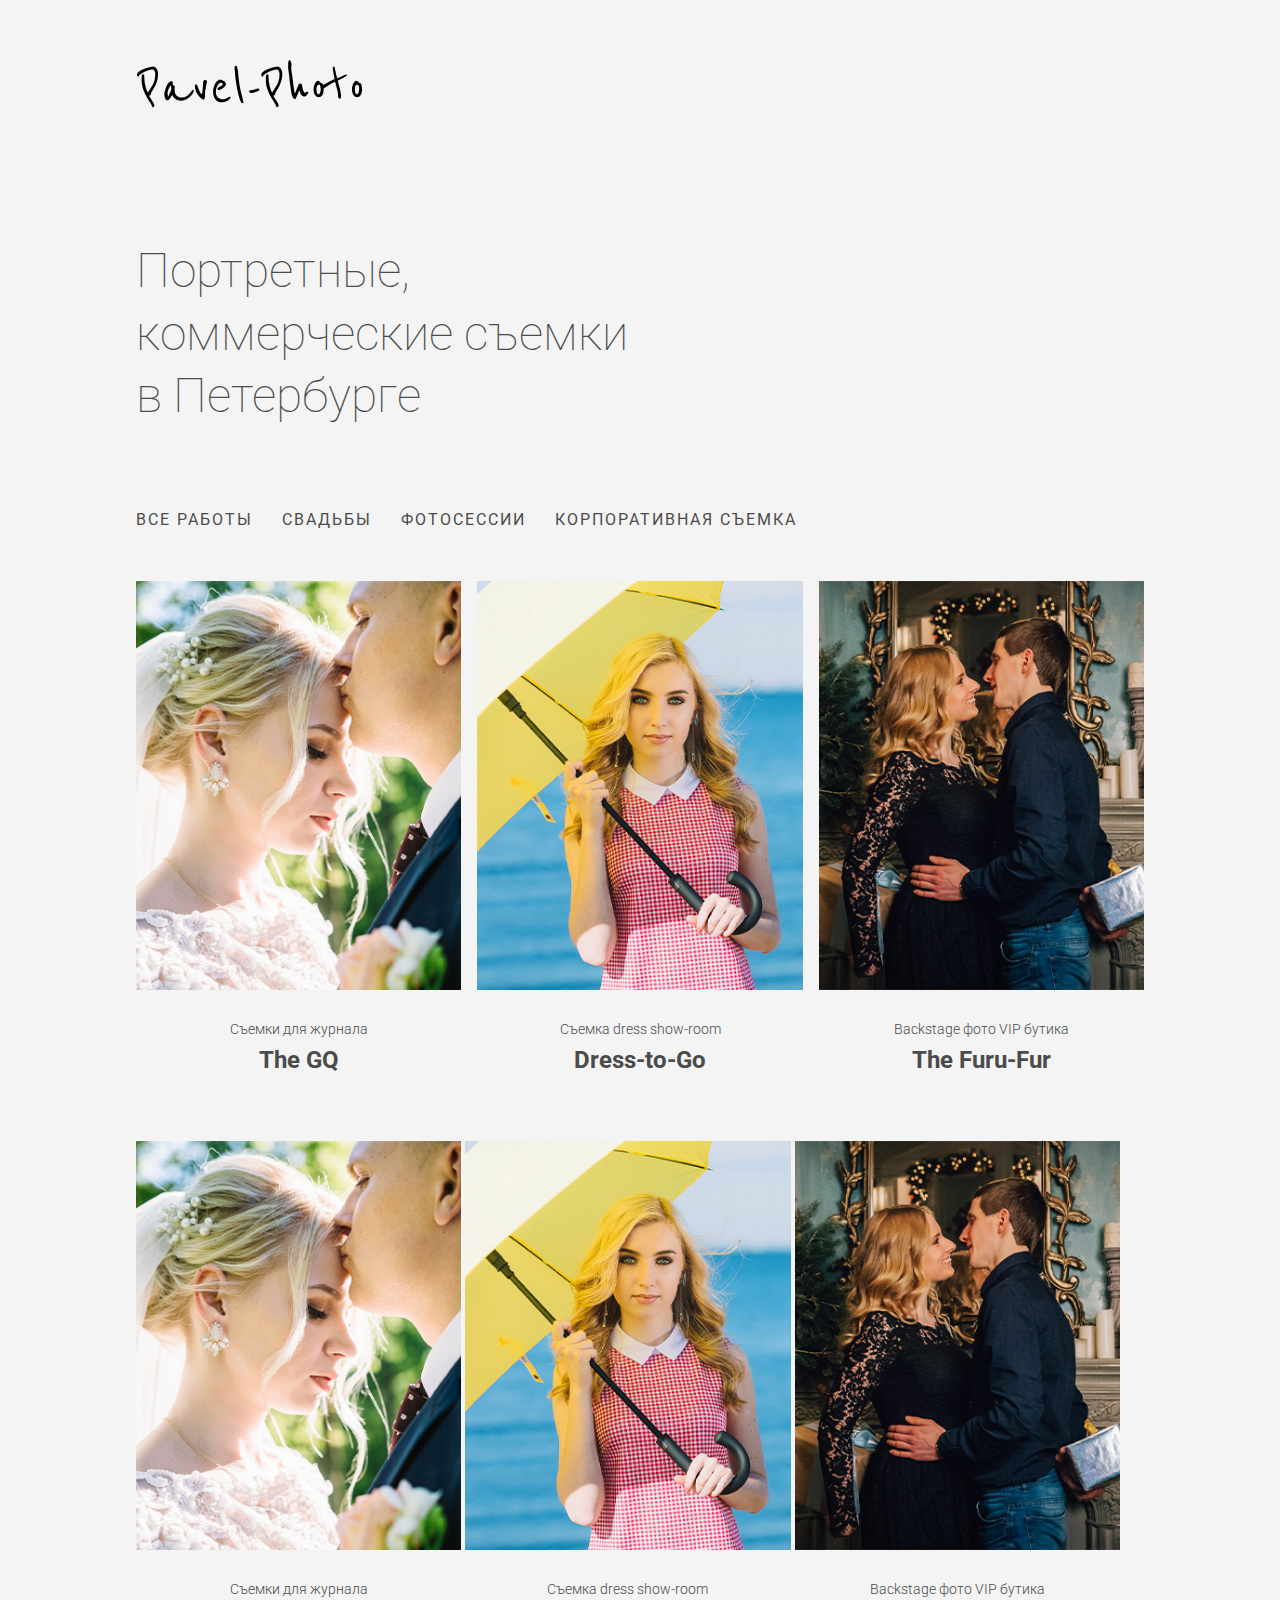
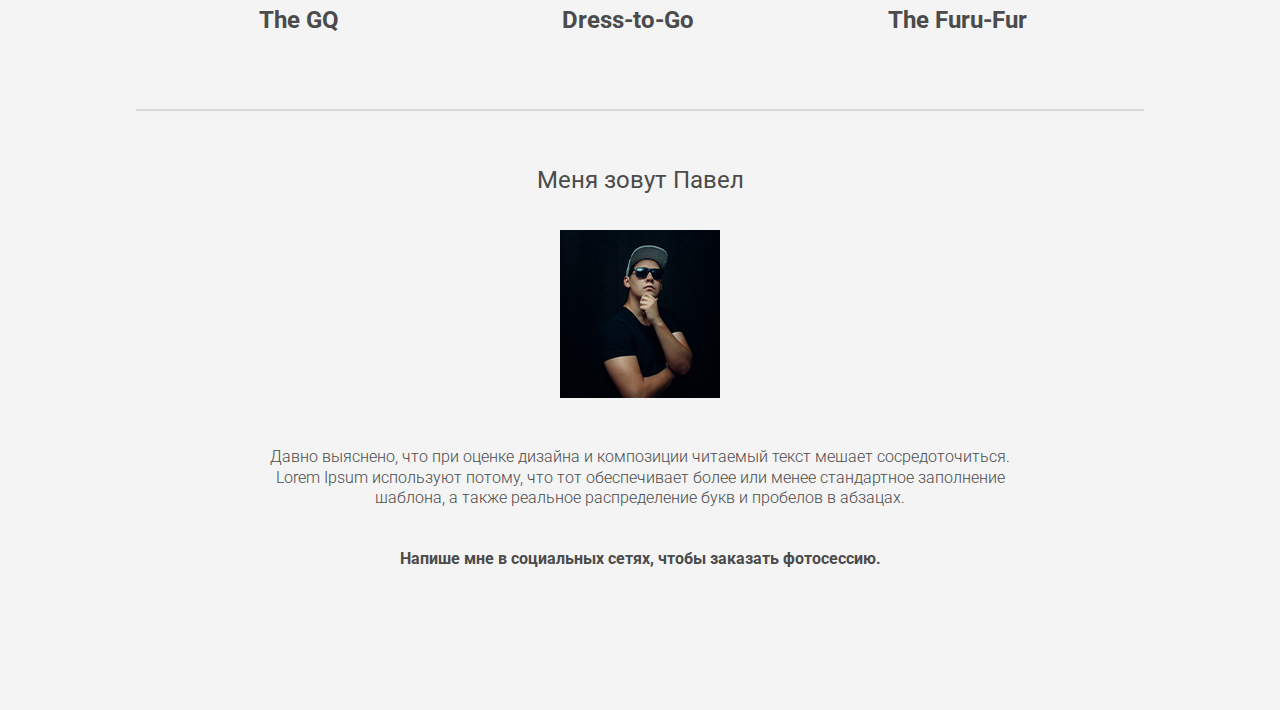
<file: index.html>
<!DOCTYPE html>
<html lang="ru">

<head>

	<meta charset="utf-8">
	<!-- <base href="/"> -->

	<title>Портретная, коммерская съемка в Санкт-Петербурге</title>
	<meta name="description" content="">

	<meta http-equiv="X-UA-Compatible" content="IE=edge">
	<meta name="viewport" content="width=device-width, initial-scale=1, maximum-scale=1">

	<!-- Template Basic Images Start -->
	<meta property="og:image" content="path/to/image.jpg">
	<link rel="icon" href="img/favicon/favicon.ico">
	<link rel="apple-touch-icon" sizes="180x180" href="img/favicon/apple-touch-icon-180x180.png">
	<!-- Template Basic Images End -->

	<!-- Custom Browsers Color Start -->
	<meta name="theme-color" content="#000">
	<!-- Custom Browsers Color End -->

	<link rel="stylesheet" href="basic/style.css">
	<link rel="stylesheet" href="css/main.min.css">
	<link href="https://fonts.googleapis.com/css?family=Roboto:100,300,400,500,700&amp;subset=cyrillic" rel="stylesheet">
	<link rel="stylesheet" href="https://use.fontawesome.com/releases/v5.6.3/css/all.css" integrity="sha384-UHRtZLI+pbxtHCWp1t77Bi1L4ZtiqrqD80Kn4Z8NTSRyMA2Fd33n5dQ8lWUE00s/"
	 crossorigin="anonymous">

</head>

<body class="main-container">

	<header class="main-header">
		<img src="img/logo.png" alt="Pavel-Photo, Павел Зубик фотосессии в Санкт-Петербурге">
	</header>

	<main class="main-page">
		<h1>Портретные, коммерческие съемки в Петербурге</h1>

		<!-- Плиточки -->

		<div class="controls">
			<a class="control" data-filter="all">Все работы</a>
			<a class="control" data-filter=".wedding">Свадьбы</a>
			<a class="control" data-filter=".photoset">Фотосессии</a>
			<a class="control" data-filter=".corporate">Корпоративная съемка</a>
		</div>

		<div class="container">
			<div class="mix wedding">
				<a href="work-1.html"><img src="img/2.jpg" alt=""></a>
				<p>Съемки для журнала</p>
				<h3>The GQ</h3>
			</div>
			<div class="mix photoset">
				<a href="work-1.html"><img src="img/3.jpg" alt=""></a>
				<p>Съемка dress show-room</p>
				<h3>Dress-to-Go</h3>
			</div>
			<div class="mix corporate">
				<a href="work-1.html"><img src="img/4.jpg" alt=""></a>
				<p>Backstage фото VIP бутика</p>
				<h3>The Furu-Fur</h3>
			</div>
			<div class="mix wedding">
				<a href="work-1.html"><img src="img/2.jpg" alt=""></a>
				<p>Съемки для журнала</p>
				<h3>The GQ</h3>
			</div>
			<div class="mix photoset">
				<a href="work-1.html"><img src="img/3.jpg" alt=""></a>
				<p>Съемка dress show-room</p>
				<h3>Dress-to-Go</h3>
			</div>
			<div class="mix corporate">
				<a href="work-1.html"><img src="img/4.jpg" alt=""></a>
				<p>Backstage фото VIP бутика</p>
				<h3>The Furu-Fur</h3>
			</div>
		</div>

		<!-- Плиточки конец -->

		<hr>

		<div class="about-me text-center">
			<h2>Меня зовут Павел</h2>
			<img src="img/1.jpg" alt="Павел Зубик, фотосъемка в Санкт-Петербурге">
			<p>Давно выяснено, что при оценке дизайна и композиции читаемый текст мешает сосредоточиться. Lorem Ipsum используют
				потому, что тот обеспечивает более или менее стандартное заполнение шаблона, а также реальное распределение букв и
				пробелов в абзацах.</p>
			<p><b>Напише мне в социальных сетях, чтобы заказать фотосессию.</b></p>
			<ul>
				<li><a href="https://vk.com/pk_photographer" class="vk"><i class="fab fa-vk"></i><span>Вконтакте</span></a></li>
				<li><a href="https://Instagram.com/pavel__photo" class="Instagram"><i class="fab fa-instagram"></i><span>Instagram</span></a></li>
			</ul>
		</div>

	</main>

	<script src="js/scripts.min.js"></script>
	<script src="js/mixitup.min.js"></script>

	<script>
		var containerEl = document.querySelector('.container');

		var mixer = mixitup(containerEl);
	</script>

</body>

</html>
</file>
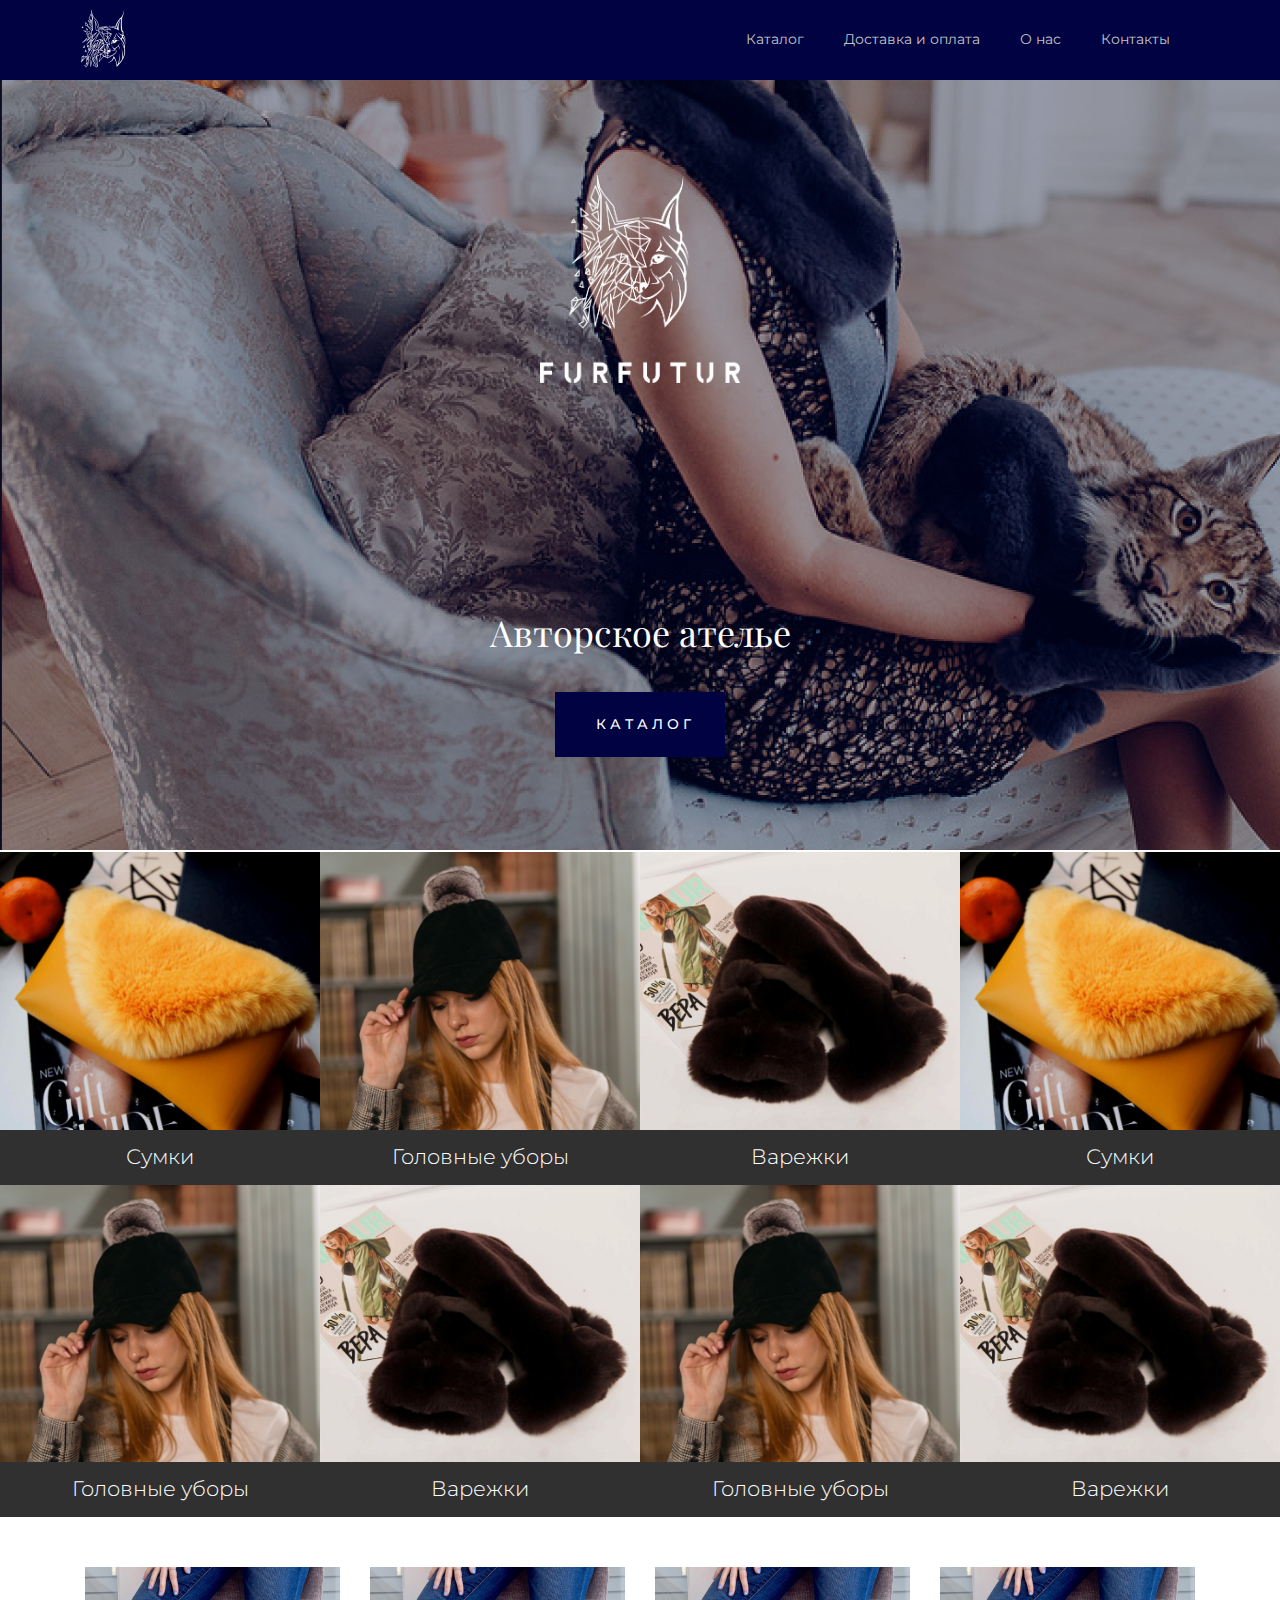
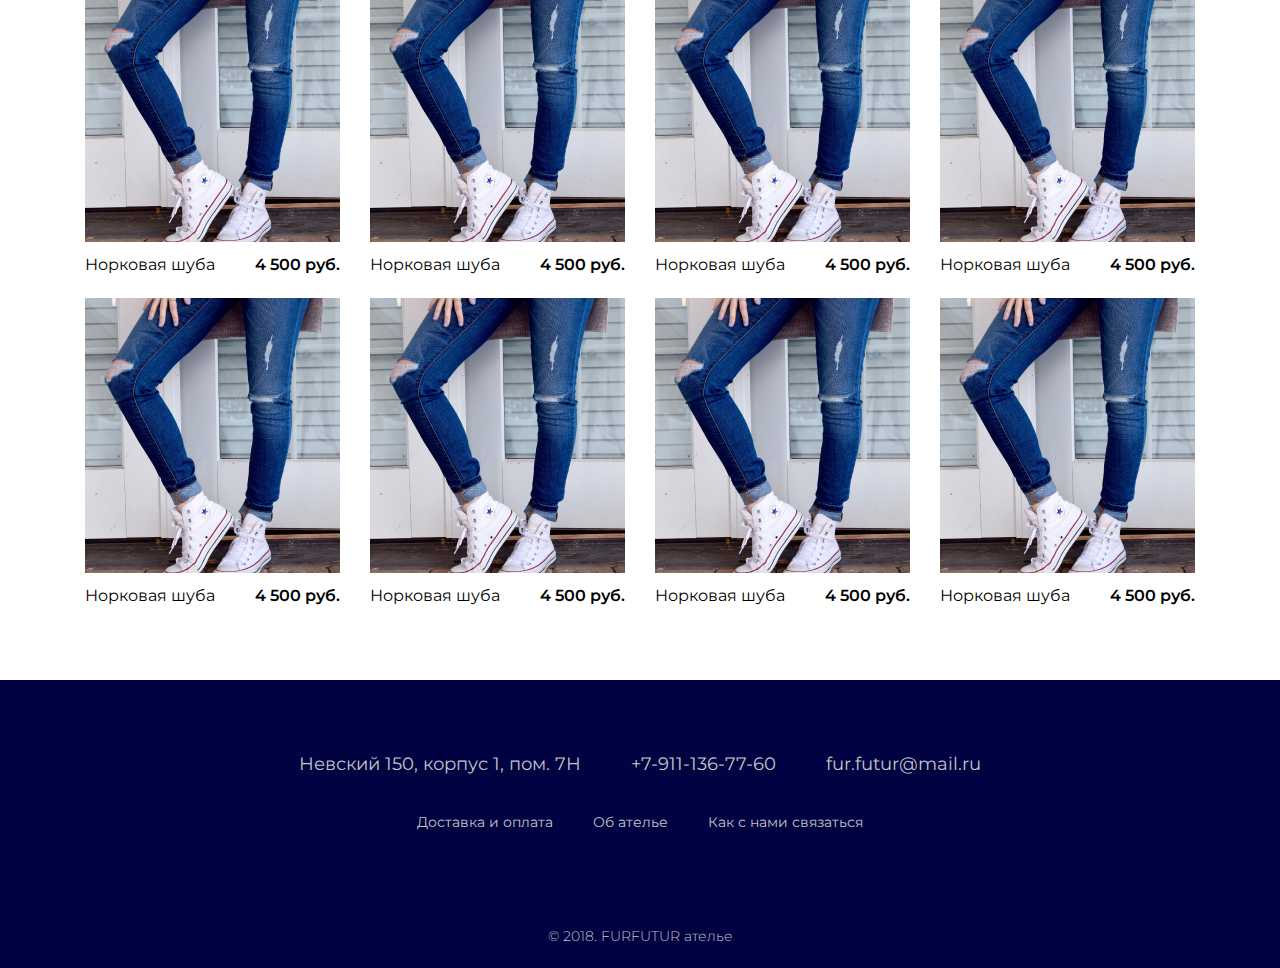
<file: fur/index.html>
<!DOCTYPE html>
<html lang="ru">

<head>

	<meta charset="utf-8">
	<base href="/fur/">

	<title>Авторское ателье Fur-Futur | Сумки, шарфы, варежки, аксессуары из меха и кожи</title>
	<meta name="description" content="Сумки, шарфы, варежки, аксессуары из меха и кожи купить или заказать в ателье Fur-Futur">

	<meta http-equiv="X-UA-Compatible" content="IE=edge">
	<meta name="viewport" content="width=device-width, initial-scale=1, maximum-scale=1">

	<!-- Template Basic Images Start -->
	<meta property="og:image" content="path/to/image.jpg">
	<link rel="icon" href="img/favicon/favicon.ico">
	<link rel="apple-touch-icon" sizes="180x180" href="img/favicon/apple-touch-icon-180x180.png">
	<link href="https://fonts.googleapis.com/css?family=Montserrat:300,400,500,600&amp;subset=cyrillic" rel="stylesheet">
	<link href="https://fonts.googleapis.com/css?family=Playfair+Display&amp;subset=cyrillic" rel="stylesheet">
	<link rel="stylesheet" href="https://use.fontawesome.com/releases/v5.6.3/css/all.css" integrity="sha384-UHRtZLI+pbxtHCWp1t77Bi1L4ZtiqrqD80Kn4Z8NTSRyMA2Fd33n5dQ8lWUE00s/"
	 crossorigin="anonymous">

	<!-- Template Basic Images End -->

	<!-- Custom Browsers Color Start -->
	<meta name="theme-color" content="#000">
	<!-- Custom Browsers Color End -->

	<link rel="stylesheet" href="css/main.min.css">

</head>

<body>

	<header class="main-header">
		<div class="container">
			<div class="row justify-content-between">
				<a href="/index.html">
					<img src="img/mini-logo.png" alt="Логотип аталье Fur Futur" class="logo" width="75" height="60">
				</a>
				<nav class="main-nav">
					<ul class="main-nav-list">
						<li><a href="/catalog.html">Каталог</a></li>
						<li><a href="/delivery.html">Доставка и оплата</a></li>
						<li><a href="#">О нас</a></li>
						<li><a href="#">Контакты</a></li>
					</ul>
				</nav>
				<div class="mobile-nav">
					<svg class="ham hamRotate ham1" viewBox="0 0 100 100" width="80" onclick="this.classList.toggle('active')">
						<path class="line top" d="m 30,33 h 40 c 0,0 9.044436,-0.654587 9.044436,-8.508902 0,-7.854315 -8.024349,-11.958003 -14.89975,-10.85914 -6.875401,1.098863 -13.637059,4.171617 -13.637059,16.368042 v 40" />
						<path class="line middle" d="m 30,50 h 40" />
						<path class="line bottom" d="m 30,67 h 40" />
					</svg>
				</div>
			</div>
		</div>
	</header>

	<main class="main-page">

		<section class="first-screen">
			<img src="img/white-logo.png" width="200" height="208" alt="Логотип ателье Fur-Futur" class="white-logo">
			<h1>Авторское ателье Fur Futur. Сумки, варежки, аксессуары, шарфы</h1>
			<h2>Авторское ателье</h2>
			<a href="/catalog.html" class="button">Каталог</a>
		</section>

		<section class="categories">
			<div class="categories-item">
				<a href="/category.html">
					<img src="img/sumki.jpg" alt="Сумки в ателье Fur Futur">
					<h3>Сумки</h3>
				</a>
			</div>
			<div class="categories-item">
				<a href="#">
					<img src="img/golovnie-ubori.jpg" alt="Головные уборы в ателье Fur Futur">
					<h3>Головные уборы</h3>
				</a>
			</div>
			<div class="categories-item">
				<a href="#">
					<img src="img/varezhki.jpg" alt="Варежки в ателье Fur Futur">
					<h3>Варежки</h3>
				</a>
			</div>
			<div class="categories-item">
				<a href="#">
					<img src="img/sumki.jpg" alt="Сумки в ателье Fur Futur">
					<h3>Сумки</h3>
				</a>
			</div>
			<div class="categories-item">
				<a href="#">
					<img src="img/golovnie-ubori.jpg" alt="Головные уборы в ателье Fur Futur">
					<h3>Головные уборы</h3>
				</a>
			</div>
			<div class="categories-item">
				<a href="#">
					<img src="img/varezhki.jpg" alt="Варежки в ателье Fur Futur">
					<h3>Варежки</h3>
				</a>
			</div>
			<div class="categories-item">
				<a href="#">
					<img src="img/golovnie-ubori.jpg" alt="Головные уборы в ателье Fur Futur">
					<h3>Головные уборы</h3>
				</a>
			</div>
			<div class="categories-item">
				<a href="#">
					<img src="img/varezhki.jpg" alt="Варежки в ателье Fur Futur">
					<h3>Варежки</h3>
				</a>
			</div>
		</section>

		<section class="popularity-goods container">
			<a href="/card-product.html">
				<img src="img/goods.jpg" alt="Норковая шуба купить в авторском ателье Fur Futur">
				<div class="goods-description">
					<h4>Норковая шуба</h4>
					<p>4 500 руб.</p>
				</div>
			</a>
			<a href="#">
				<img src="img/goods.jpg" alt="Норковая шуба купить в авторском ателье Fur Futur">
				<div class="goods-description">
					<h4>Норковая шуба</h4>
					<p>4 500 руб.</p>
				</div>
			</a>
			<a href="#">
				<img src="img/goods.jpg" alt="Норковая шуба купить в авторском ателье Fur Futur">
				<div class="goods-description">
					<h4>Норковая шуба</h4>
					<p>4 500 руб.</p>
				</div>
			</a>
			<a href="#">
				<img src="img/goods.jpg" alt="Норковая шуба купить в авторском ателье Fur Futur">
				<div class="goods-description">
					<h4>Норковая шуба</h4>
					<p>4 500 руб.</p>
				</div>
			</a>
			<a href="#">
				<img src="img/goods.jpg" alt="Норковая шуба купить в авторском ателье Fur Futur">
				<div class="goods-description">
					<h4>Норковая шуба</h4>
					<p>4 500 руб.</p>
				</div>
			</a>
			<a href="#">
				<img src="img/goods.jpg" alt="Норковая шуба купить в авторском ателье Fur Futur">
				<div class="goods-description">
					<h4>Норковая шуба</h4>
					<p>4 500 руб.</p>
				</div>
			</a>
			<a href="#">
				<img src="img/goods.jpg" alt="Норковая шуба купить в авторском ателье Fur Futur">
				<div class="goods-description">
					<h4>Норковая шуба</h4>
					<p>4 500 руб.</p>
				</div>
			</a>
			<a href="#">
				<img src="img/goods.jpg" alt="Норковая шуба купить в авторском ателье Fur Futur">
				<div class="goods-description">
					<h4>Норковая шуба</h4>
					<p>4 500 руб.</p>
				</div>
			</a>
		</section>

	</main>

	<footer class="main-footer">
		<div class="container">
			<div class="contacts">
				<ul class="contacts-list">
					<li>Невский 150, корпус 1, пом. 7Н</li>
					<li>+7-911-136-77-60</li>
					<li>fur.futur@mail.ru</li>
				</ul>
			</div>
			<div class="links">
				<ul>
					<li><a href="#">Доставка и оплата</a></li>
					<li><a href="#">Об ателье</a></li>
					<li><a href="#">Как с нами связаться</a></li>
				</ul>
			</div>
			<div class="soc-links">
				<ul>
					<li><a href="#"><span>Vkontakte</span><i class="fab fa-vk"></i></a></li>
					<li><a href="#"><span>Instagram</span><i class="fab fa-instagram"></i></a></li>
					<li><a href="#"><span>YouTube</span></a><i class="fab fa-youtube"></i></li>
				</ul>
			</div>
			<p>© 2018. FURFUTUR ателье</p>
		</div>
	</footer>

	<script src="js/scripts.min.js"></script>

</body>

</html>
</file>
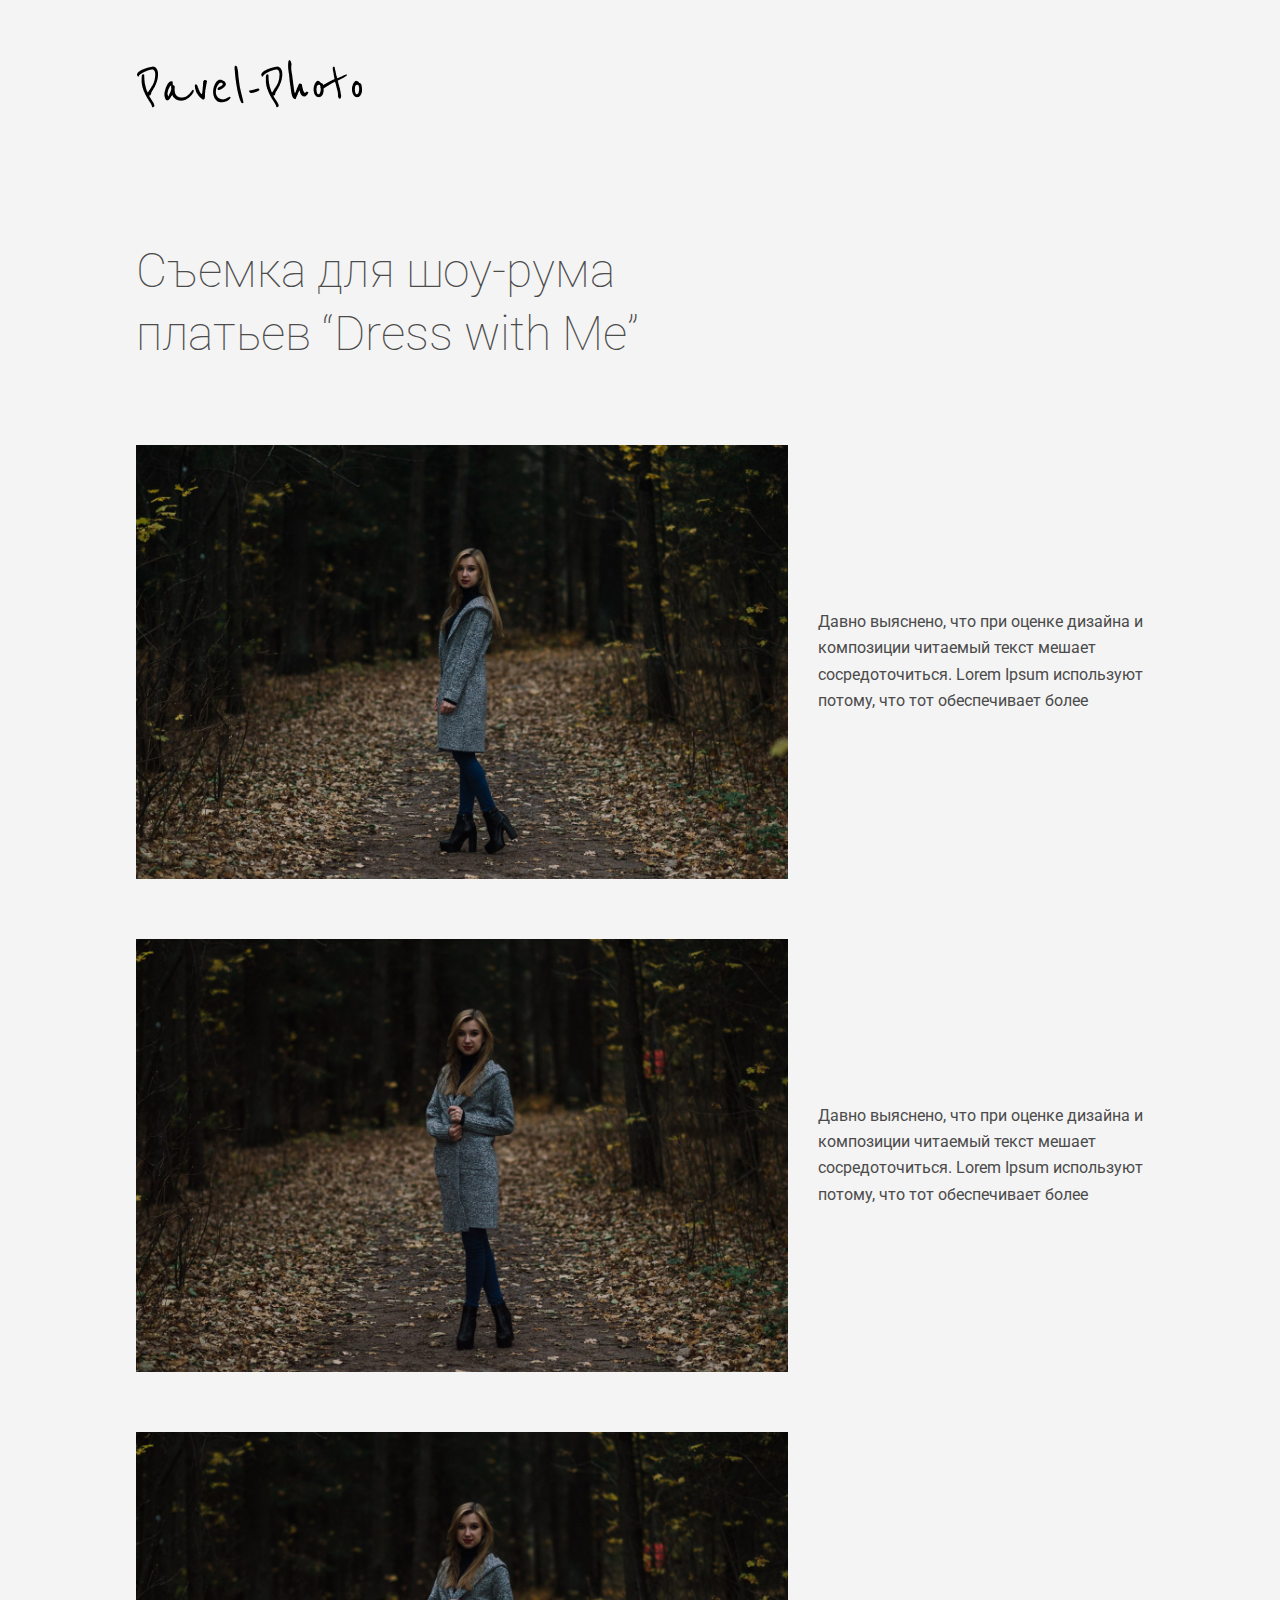
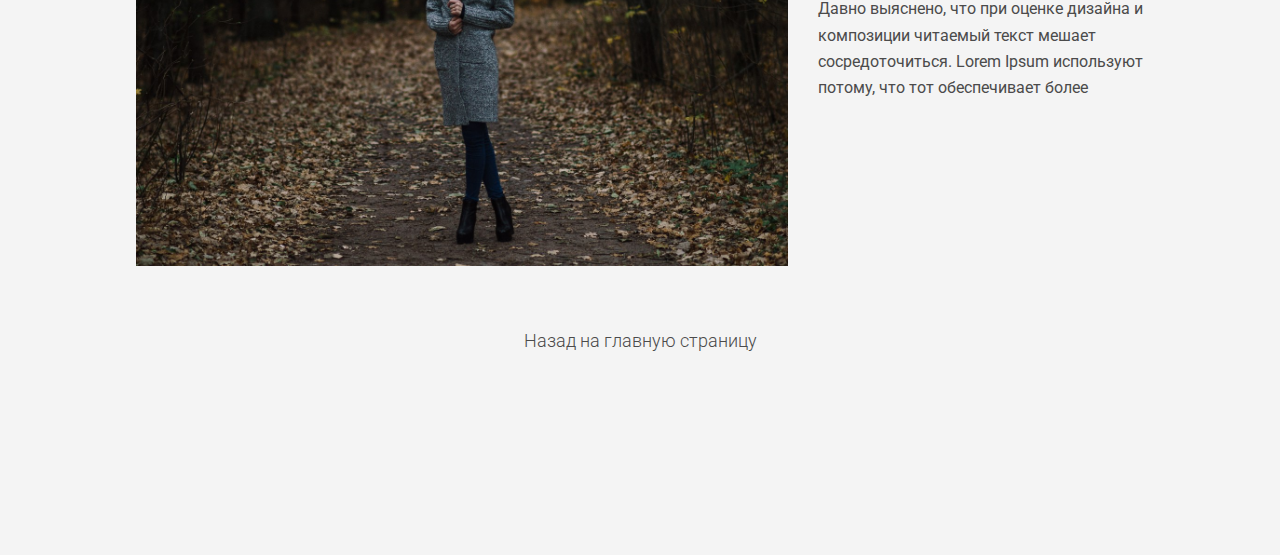
<file: work-1.html>
<!DOCTYPE html>
<html lang="ru">

<head>

	<meta charset="utf-8">
	<!-- <base href="/"> -->

	<title>Съемка для шоу-рума платьев “Dress with Me”</title>
	<meta name="description" content="">

	<meta http-equiv="X-UA-Compatible" content="IE=edge">
	<meta name="viewport" content="width=device-width, initial-scale=1, maximum-scale=1">

	<!-- Template Basic Images Start -->
	<meta property="og:image" content="path/to/image.jpg">
	<link rel="icon" href="img/favicon/favicon.ico">
	<link rel="apple-touch-icon" sizes="180x180" href="img/favicon/apple-touch-icon-180x180.png">
	<!-- Template Basic Images End -->

	<!-- Custom Browsers Color Start -->
	<meta name="theme-color" content="#000">
	<!-- Custom Browsers Color End -->

	<link rel="stylesheet" href="basic/style.css">
	<link rel="stylesheet" href="css/main.min.css">
	<link href="https://fonts.googleapis.com/css?family=Roboto:100,300,400,500,700&amp;subset=cyrillic" rel="stylesheet">
	<link rel="stylesheet" href="https://use.fontawesome.com/releases/v5.6.3/css/all.css" integrity="sha384-UHRtZLI+pbxtHCWp1t77Bi1L4ZtiqrqD80Kn4Z8NTSRyMA2Fd33n5dQ8lWUE00s/"
	 crossorigin="anonymous">

</head>

<body class="main-container">

	<header class="main-header">
		<img src="img/logo.png" alt="Pavel-Photo, Павел Зубик фотосессии в Санкт-Петербурге">
	</header>

	<main class="inner-page">
		<h1>Съемка для шоу-рума платьев “Dress with Me”</h1>

		<div class="photo-1">
			<a href="img/Work/1.jpg" rel="nofollow" target="_blank"><img src="img/Work/1.jpg" alt="" class="img-responsive"></a>
			<p>Давно выяснено, что при оценке дизайна и композиции читаемый текст мешает сосредоточиться. Lorem Ipsum используют
				потому, что тот обеспечивает более</p>
		</div>
		<div class="photo-2">
			<a href="img/Work/1.jpg" rel="nofollow" target="_blank"><img src="img/Work/2.jpg" alt="" class="img-responsive"></a>
			<p>Давно выяснено, что при оценке дизайна и композиции читаемый текст мешает сосредоточиться. Lorem Ipsum используют
				потому, что тот обеспечивает более</p>
		</div>
		<div class="photo-2">
			<a href="img/Work/1.jpg" rel="nofollow" target="_blank"><img src="img/Work/2.jpg" alt="" class="img-responsive"></a>
			<p>Давно выяснено, что при оценке дизайна и композиции читаемый текст мешает сосредоточиться. Lorem Ipsum используют
				потому, что тот обеспечивает более</p>
		</div>

		<a class="back-to-main" href="index.html">Назад на главную страницу</a>
		<ul>
			<li><a href="https://vk.com/pk_photographer" class="vk"><i class="fab fa-vk"></i><span>Вконтакте</span></a></li>
			<li><a href="https://Instagram.com/pavel__photo" class="Instagram"><i class="fab fa-instagram"></i><span>Instagram</span></a></li>
		</ul>
		</div>

	</main>

	<script src="js/scripts.min.js"></script>
	<script src="js/mixitup.min.js"></script>

	<script>
		var containerEl = document.querySelector('.container');

		var mixer = mixitup(containerEl);
	</script>

</body>

</html>
</file>
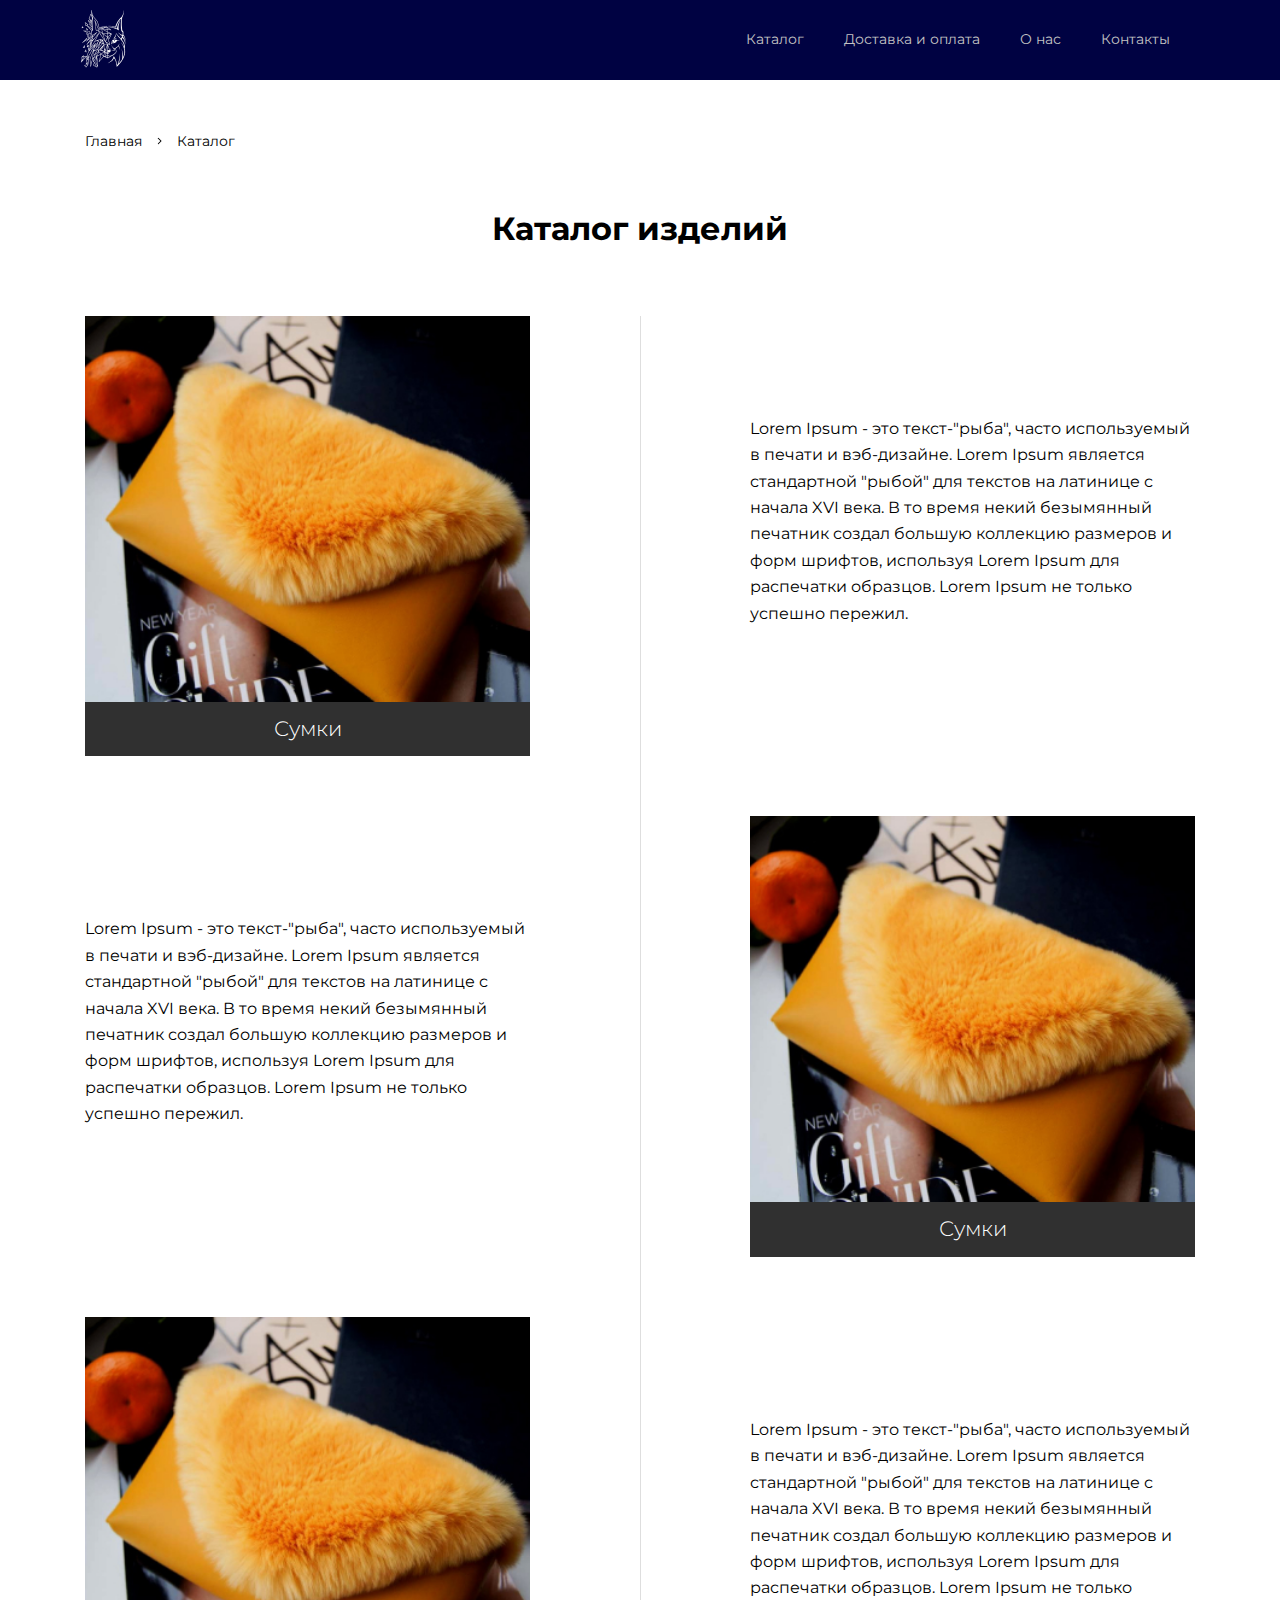
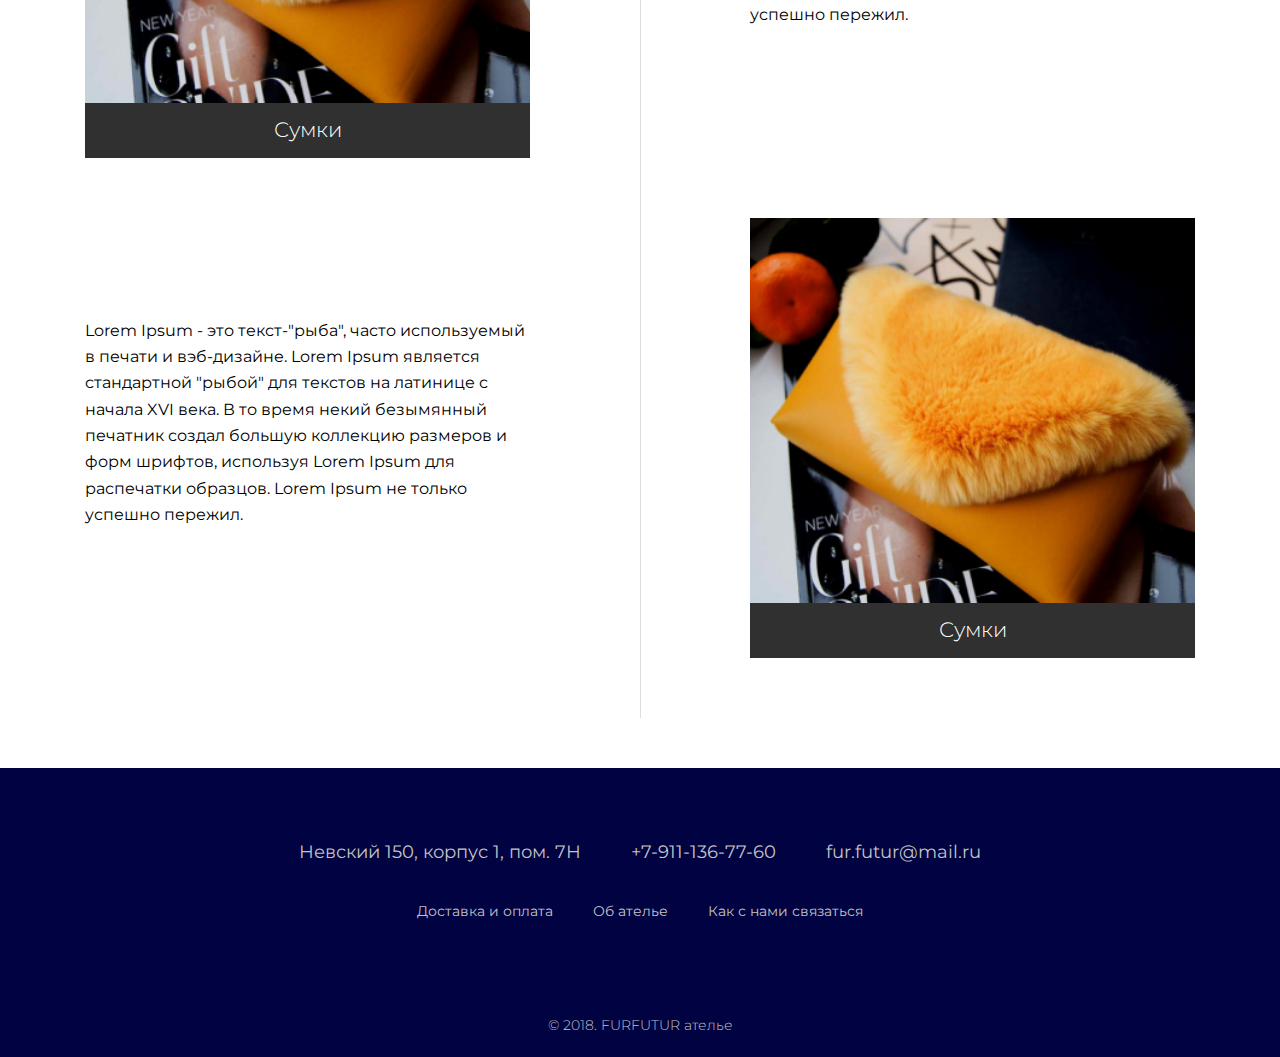
<file: fur/catalog.html>
<!DOCTYPE html>
<html lang="ru">

<head>

	<meta charset="utf-8">
	<!-- <base href="/"> -->

	<title>Купить головные уборы из меха или кожа в ателье Fur-Futur | Сумки, шарфы, варежки, аксессуары из меха и кожи</title>
	<meta name="description" content="Сумки, шарфы, варежки, аксессуары из меха и кожи купить или заказать в ателье Fur-Futur">

	<meta http-equiv="X-UA-Compatible" content="IE=edge">
	<meta name="viewport" content="width=device-width, initial-scale=1, maximum-scale=1">

	<!-- Template Basic Images Start -->
	<meta property="og:image" content="path/to/image.jpg">
	<link rel="icon" href="img/favicon/favicon.ico">
	<link rel="apple-touch-icon" sizes="180x180" href="img/favicon/apple-touch-icon-180x180.png">
	<link href="https://fonts.googleapis.com/css?family=Montserrat:300,400,500,600&amp;subset=cyrillic" rel="stylesheet">
	<link href="https://fonts.googleapis.com/css?family=Playfair+Display&amp;subset=cyrillic" rel="stylesheet">
	<link rel="stylesheet" href="https://use.fontawesome.com/releases/v5.6.3/css/all.css" integrity="sha384-UHRtZLI+pbxtHCWp1t77Bi1L4ZtiqrqD80Kn4Z8NTSRyMA2Fd33n5dQ8lWUE00s/"
	 crossorigin="anonymous">

	<!-- Template Basic Images End -->

	<!-- Custom Browsers Color Start -->
	<meta name="theme-color" content="#000">
	<!-- Custom Browsers Color End -->

	<link rel="stylesheet" href="css/main.min.css">

</head>

<body>

	<header class="main-header">
		<div class="container">
			<div class="row justify-content-between">
				<a href="/index.html">
					<img src="img/mini-logo.png" alt="Логотип аталье Fur Futur" class="logo" width="75" height="60">
				</a>
				<nav class="main-nav">
					<ul class="main-nav-list">
						<li><a href="#">Каталог</a></li>
						<li><a href="#">Доставка и оплата</a></li>
						<li><a href="#">О нас</a></li>
						<li><a href="#">Контакты</a></li>
					</ul>
				</nav>
				<div class="mobile-nav">
					<svg class="ham hamRotate ham1" viewBox="0 0 100 100" width="80" onclick="this.classList.toggle('active')">
						<path class="line top" d="m 30,33 h 40 c 0,0 9.044436,-0.654587 9.044436,-8.508902 0,-7.854315 -8.024349,-11.958003 -14.89975,-10.85914 -6.875401,1.098863 -13.637059,4.171617 -13.637059,16.368042 v 40" />
						<path class="line middle" d="m 30,50 h 40" />
						<path class="line bottom" d="m 30,67 h 40" />
					</svg>
				</div>
			</div>
		</div>
	</header>

	<main class="inner-page">

		<div class="breadcrubms container">
			<ul class="breadcrumbs-list">
				<li><a href="/index.html">Главная</a></li>
				<li><a href="#">Каталог</a></li>
			</ul>
		</div>

		<h1>Каталог изделий</h1>

		<div class="catalog container">

			<div class="row catalog-item">
				<div class="col-md-5 catalog-image">
					<a href="#">
						<img src="img/sumki.jpg" alt="Сумки в ателье Fur Futur">
						<h2>Сумки</h2>
					</a>
				</div>
				<div class="col-md-5 offset-md-2">
					<p>
						Lorem Ipsum - это текст-"рыба", часто используемый в печати и вэб-дизайне. Lorem Ipsum является стандартной
						"рыбой" для текстов на латинице с начала XVI века. В то время некий безымянный печатник создал большую коллекцию
						размеров и форм шрифтов, используя Lorem Ipsum для распечатки образцов. Lorem Ipsum не только успешно пережил.
					</p>
				</div>
			</div>
			
			<div class="row catalog-item">
				<div class="col-md-5 right">
					<p>
						Lorem Ipsum - это текст-"рыба", часто используемый в печати и вэб-дизайне. Lorem Ipsum является стандартной
						"рыбой" для текстов на латинице с начала XVI века. В то время некий безымянный печатник создал большую коллекцию
						размеров и форм шрифтов, используя Lorem Ipsum для распечатки образцов. Lorem Ipsum не только успешно пережил.
					</p>
				</div>
				<div class="col-md-5 offset-md-2 catalog-image">
					<a href="#">
						<img src="img/sumki.jpg" alt="Сумки в ателье Fur Futur">
						<h2>Сумки</h2>
					</a>
				</div>
			</div>

			<div class="row catalog-item">
				<div class="col-md-5 catalog-image">
					<a href="#">
						<img src="img/sumki.jpg" alt="Сумки в ателье Fur Futur">
						<h2>Сумки</h2>
					</a>
				</div>
				<div class="col-md-5 offset-md-2 right">
					<p>
						Lorem Ipsum - это текст-"рыба", часто используемый в печати и вэб-дизайне. Lorem Ipsum является стандартной
						"рыбой" для текстов на латинице с начала XVI века. В то время некий безымянный печатник создал большую коллекцию
						размеров и форм шрифтов, используя Lorem Ipsum для распечатки образцов. Lorem Ipsum не только успешно пережил.
					</p>
				</div>
			</div>

			<div class="row catalog-item">
				<div class="col-md-5 right">
					<p>
						Lorem Ipsum - это текст-"рыба", часто используемый в печати и вэб-дизайне. Lorem Ipsum является стандартной
						"рыбой" для текстов на латинице с начала XVI века. В то время некий безымянный печатник создал большую коллекцию
						размеров и форм шрифтов, используя Lorem Ipsum для распечатки образцов. Lorem Ipsum не только успешно пережил.
					</p>
				</div>
				<div class="col-md-5 offset-md-2 catalog-image">
					<a href="#">
						<img src="img/sumki.jpg" alt="Сумки в ателье Fur Futur">
						<h2>Сумки</h2>
					</a>
				</div>
			</div>

		</div>



	</main>

	<footer class="main-footer">
		<div class="container">
			<div class="contacts">
				<ul class="contacts-list">
					<li>Невский 150, корпус 1, пом. 7Н</li>
					<li>+7-911-136-77-60</li>
					<li>fur.futur@mail.ru</li>
				</ul>
			</div>
			<div class="links">
				<ul>
					<li><a href="#">Доставка и оплата</a></li>
					<li><a href="#">Об ателье</a></li>
					<li><a href="#">Как с нами связаться</a></li>
				</ul>
			</div>
			<div class="soc-links">
				<ul>
					<li><a href="#"><span>Vkontakte</span><i class="fab fa-vk"></i></a></li>
					<li><a href="#"><span>Instagram</span><i class="fab fa-instagram"></i></a></li>
					<li><a href="#"><span>YouTube</span></a><i class="fab fa-youtube"></i></li>
				</ul>
			</div>
			<p>© 2018. FURFUTUR ателье</p>
		</div>
	</footer>

	<script src="js/scripts.min.js"></script>

</body>

</html>
</file>
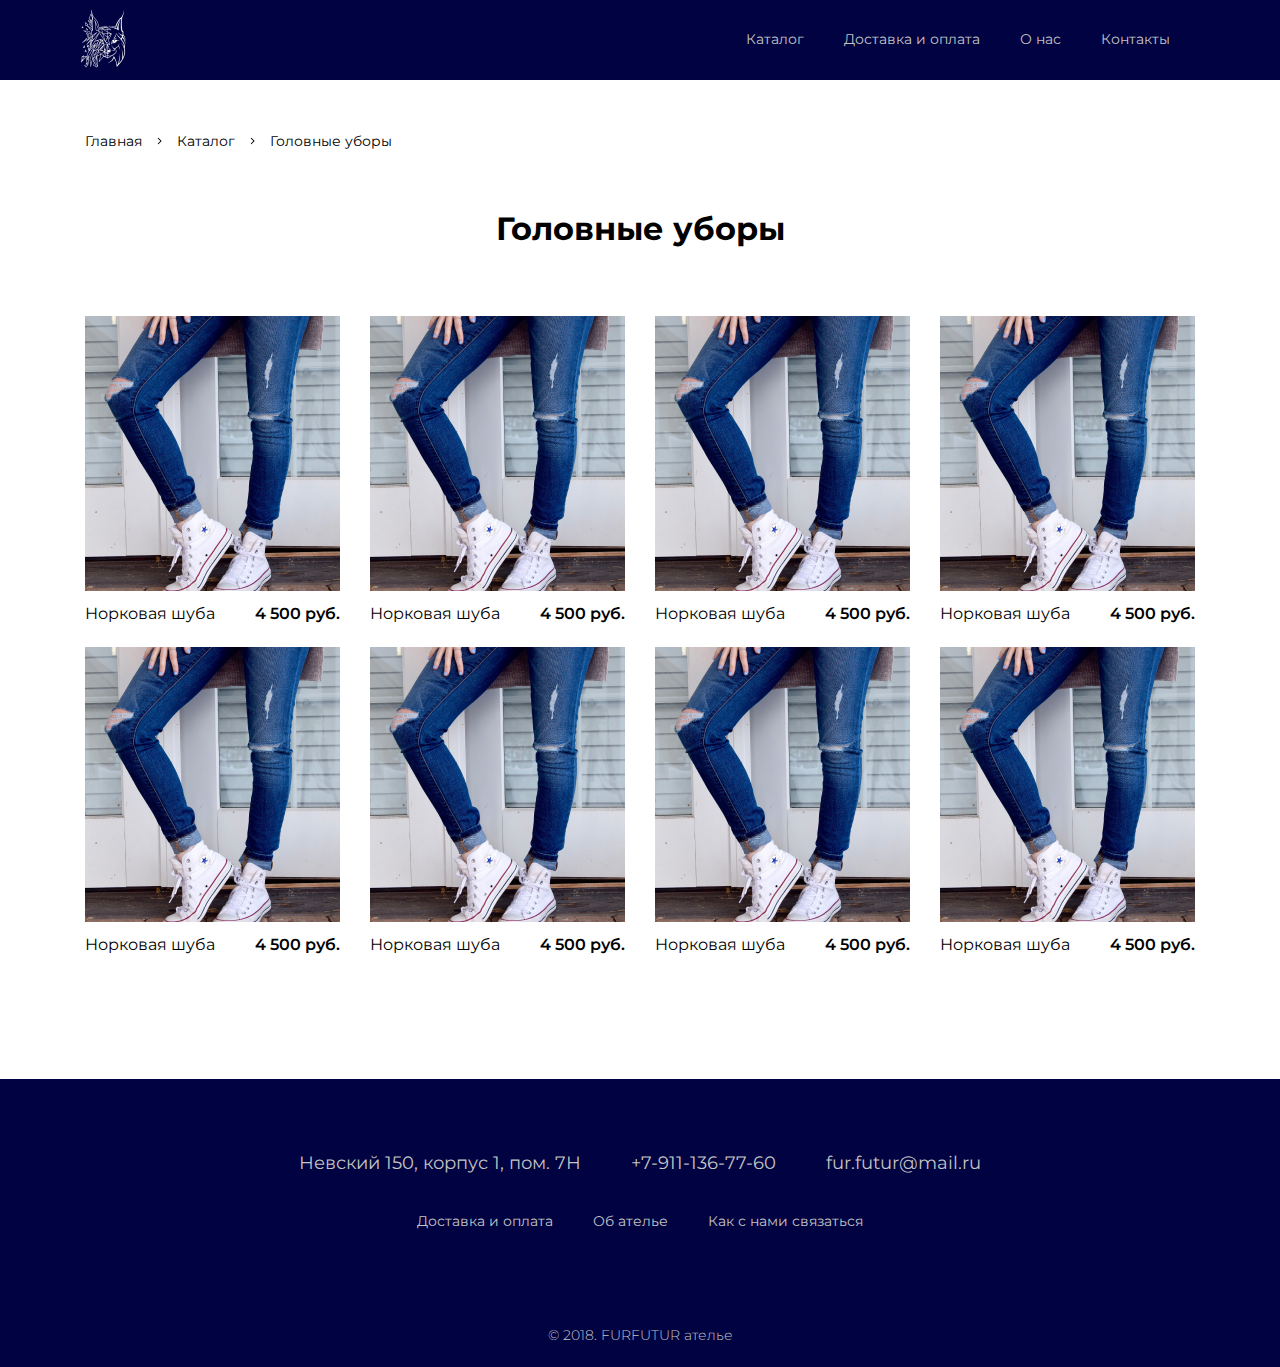
<file: fur/category.html>
<!DOCTYPE html>
<html lang="ru">

<head>

	<meta charset="utf-8">
	<!-- <base href="/"> -->

	<title>Купить головные уборы из меха или кожа в ателье Fur-Futur | Сумки, шарфы, варежки, аксессуары из меха и кожи</title>
	<meta name="description" content="Сумки, шарфы, варежки, аксессуары из меха и кожи купить или заказать в ателье Fur-Futur">

	<meta http-equiv="X-UA-Compatible" content="IE=edge">
	<meta name="viewport" content="width=device-width, initial-scale=1, maximum-scale=1">

	<!-- Template Basic Images Start -->
	<meta property="og:image" content="path/to/image.jpg">
	<link rel="icon" href="img/favicon/favicon.ico">
	<link rel="apple-touch-icon" sizes="180x180" href="img/favicon/apple-touch-icon-180x180.png">
	<link href="https://fonts.googleapis.com/css?family=Montserrat:300,400,500,600&amp;subset=cyrillic" rel="stylesheet">
	<link href="https://fonts.googleapis.com/css?family=Playfair+Display&amp;subset=cyrillic" rel="stylesheet">
	<link rel="stylesheet" href="https://use.fontawesome.com/releases/v5.6.3/css/all.css" integrity="sha384-UHRtZLI+pbxtHCWp1t77Bi1L4ZtiqrqD80Kn4Z8NTSRyMA2Fd33n5dQ8lWUE00s/"
	 crossorigin="anonymous">

	<!-- Template Basic Images End -->

	<!-- Custom Browsers Color Start -->
	<meta name="theme-color" content="#000">
	<!-- Custom Browsers Color End -->

	<link rel="stylesheet" href="css/main.min.css">

</head>

<body>

	<header class="main-header">
		<div class="container">
			<div class="row justify-content-between">
				<a href="/index.html">
					<img src="img/mini-logo.png" alt="Логотип аталье Fur Futur" class="logo" width="75" height="60">
				</a>
				<nav class="main-nav">
					<ul class="main-nav-list">
						<li><a href="#">Каталог</a></li>
						<li><a href="#">Доставка и оплата</a></li>
						<li><a href="#">О нас</a></li>
						<li><a href="#">Контакты</a></li>
					</ul>
				</nav>
				<div class="mobile-nav">
					<svg class="ham hamRotate ham1" viewBox="0 0 100 100" width="80" onclick="this.classList.toggle('active')">
						<path class="line top" d="m 30,33 h 40 c 0,0 9.044436,-0.654587 9.044436,-8.508902 0,-7.854315 -8.024349,-11.958003 -14.89975,-10.85914 -6.875401,1.098863 -13.637059,4.171617 -13.637059,16.368042 v 40" />
						<path class="line middle" d="m 30,50 h 40" />
						<path class="line bottom" d="m 30,67 h 40" />
					</svg>
				</div>
			</div>
		</div>
	</header>

	<main class="inner-page">

		<div class="breadcrubms container">
			<ul class="breadcrumbs-list">
				<li><a href="/index.html">Главная</a></li>
				<li><a href="/catalog.html">Каталог</a></li>
				<li><a href="#">Головные уборы</a></li>
			</ul>
		</div>

		<h1>Головные уборы</h1>

		<section class="popularity-goods container">
				<a href="#">
					<img src="img/goods.jpg" alt="Норковая шуба купить в авторском ателье Fur Futur">
					<div class="goods-description">
						<h4>Норковая шуба</h4>
						<p>4 500 руб.</p>
					</div>
				</a>
				<a href="#">
					<img src="img/goods.jpg" alt="Норковая шуба купить в авторском ателье Fur Futur">
					<div class="goods-description">
						<h4>Норковая шуба</h4>
						<p>4 500 руб.</p>
					</div>
				</a>
				<a href="#">
					<img src="img/goods.jpg" alt="Норковая шуба купить в авторском ателье Fur Futur">
					<div class="goods-description">
						<h4>Норковая шуба</h4>
						<p>4 500 руб.</p>
					</div>
				</a>
				<a href="#">
					<img src="img/goods.jpg" alt="Норковая шуба купить в авторском ателье Fur Futur">
					<div class="goods-description">
						<h4>Норковая шуба</h4>
						<p>4 500 руб.</p>
					</div>
				</a>
				<a href="#">
					<img src="img/goods.jpg" alt="Норковая шуба купить в авторском ателье Fur Futur">
					<div class="goods-description">
						<h4>Норковая шуба</h4>
						<p>4 500 руб.</p>
					</div>
				</a>
				<a href="#">
					<img src="img/goods.jpg" alt="Норковая шуба купить в авторском ателье Fur Futur">
					<div class="goods-description">
						<h4>Норковая шуба</h4>
						<p>4 500 руб.</p>
					</div>
				</a>
				<a href="#">
					<img src="img/goods.jpg" alt="Норковая шуба купить в авторском ателье Fur Futur">
					<div class="goods-description">
						<h4>Норковая шуба</h4>
						<p>4 500 руб.</p>
					</div>
				</a>
				<a href="#">
					<img src="img/goods.jpg" alt="Норковая шуба купить в авторском ателье Fur Futur">
					<div class="goods-description">
						<h4>Норковая шуба</h4>
						<p>4 500 руб.</p>
					</div>
				</a>
			</section>
	
	</main>

	<footer class="main-footer">
		<div class="container">
			<div class="contacts">
				<ul class="contacts-list">
					<li>Невский 150, корпус 1, пом. 7Н</li>
					<li>+7-911-136-77-60</li>
					<li>fur.futur@mail.ru</li>
				</ul>
			</div>
			<div class="links">
				<ul>
					<li><a href="#">Доставка и оплата</a></li>
					<li><a href="#">Об ателье</a></li>
					<li><a href="#">Как с нами связаться</a></li>
				</ul>
			</div>
			<div class="soc-links">
				<ul>
					<li><a href="#"><span>Vkontakte</span><i class="fab fa-vk"></i></a></li>
					<li><a href="#"><span>Instagram</span><i class="fab fa-instagram"></i></a></li>
					<li><a href="#"><span>YouTube</span></a><i class="fab fa-youtube"></i></li>
				</ul>
			</div>
			<p>© 2018. FURFUTUR ателье</p>
		</div>
	</footer>

	<script src="js/scripts.min.js"></script>

</body>

</html>
</file>
<file: basic/style.css>
.container {
    text-align: justify;
}

/* Target Elements
---------------------------------------------------------------------- */

.mix,
.gap {
    display: inline-block;
    vertical-align: top;
}

.mix {
    border-radius: 2px;
    margin-bottom: 60px;
    position: relative;
}

/* Grid Breakpoints
---------------------------------------------------------------------- */

/* 2 Columns */

.mix,
.gap {
    width: calc(100%/2 - (((2 - 1) * 1rem) / 2));
}

/* 2 Columns */

@media screen and (max-width: 541px) {
    .mix,
    .gap {
        width: calc(100%/1 - (((1 - 1) * 1rem) / 1));
    }
}

/* 3 Columns */

@media screen and (min-width: 961px) {
    .mix,
    .gap {
        width: calc(100%/3 - (((3 - 1) * 1rem) / 3));
    }
}

/* 3 Columns */

@media screen and (min-width: 1281px) {
    .mix,
    .gap {
        width: calc(100%/3 - (((3 - 1) * 1rem) / 3));
    }
}
</file>
<file: css/main.min.css>
::-webkit-input-placeholder{color:#666}::-moz-placeholder{color:#666}:-ms-input-placeholder{color:#666}::-ms-input-placeholder{color:#666}::placeholder{color:#666}::-moz-selection{background-color:#4b4b4b;color:#fff}::selection{background-color:#4b4b4b;color:#fff}body{font-size:16px;min-width:320px;position:relative;line-height:1.65;overflow-x:hidden;font-family:Roboto,Arial,sans-serif;color:#4b4b4b;background:#f4f4f4}body input,body textarea{border:#666 1px solid;outline:0}body input:focus:required:invalid,body textarea:focus:required:invalid{border-color:red}body input:required:valid,body textarea:required:valid{border-color:green}.img-responsive{display:block;max-width:100%;height:auto}.img-responsive.img-width{width:100%}.text-center{text-align:center}b,strong{font-weight:700}.main-container{padding-left:20vw;padding-right:20vw}.main-header{margin-top:60px;display:-webkit-box;display:-webkit-flex;display:-ms-flexbox;display:flex;-webkit-box-pack:justify;-webkit-justify-content:space-between;-ms-flex-pack:justify;justify-content:space-between;margin-bottom:100px}.main-header-menu{font-size:28px}.main-page h1{display:inline-block;font-weight:100;font-size:48px;width:40vw;line-height:130%;margin-bottom:80px}hr{border:.5px solid #d9d9d9}.about-me h2{margin-top:50px;margin-bottom:30px;font-size:24px;font-weight:400}.about-me img{margin-bottom:40px}.about-me ul{-webkit-box-pack:center;-webkit-justify-content:center;-ms-flex-pack:center;justify-content:center;list-style-type:none;display:-webkit-box;display:-webkit-flex;display:-ms-flexbox;display:flex;margin:0;padding:0;margin-bottom:100px}.about-me ul li{margin-right:20px;margin-left:20px}.about-me p{margin:0 auto;padding-left:10vw;padding-right:10vw;font-weight:300;line-height:1.3;margin-bottom:40px}.about-me span{display:none}.about-me i{font-size:36px;color:#9d9d9d}.mix>a>img{width:100%;-webkit-transition:all .5s;-o-transition:all .5s;transition:all .5s}.mix>a>img:hover{width:90%;padding-left:5%;padding-top:5%}.mix h3,.mix p{display:block;margin:0 auto;padding:0;text-align:center}.mix p{font-weight:300;margin-top:20px;font-size:14px;color:#4b4b4b}.mix h3{font-size:24px;color:#4b4b4b}.controls{margin-bottom:25px}.controls a{display:inline-block;margin-bottom:20px}.control{cursor:pointer;text-decoration:none;text-transform:uppercase;letter-spacing:2px;color:#4b4b4b;margin-right:25px;padding-bottom:2px}.control:hover{border-bottom:1px solid #000}.inner-page h1{font-weight:300;display:inline-block;font-weight:100;font-size:48px;width:40vw;line-height:130%;margin-bottom:80px}.inner-page ul{-webkit-box-pack:center;-webkit-justify-content:center;-ms-flex-pack:center;justify-content:center;list-style-type:none;display:-webkit-box;display:-webkit-flex;display:-ms-flexbox;display:flex;margin:0;padding:0;margin-bottom:100px}.inner-page ul li{margin-right:20px;margin-left:20px}.inner-page ul span{display:none}.inner-page ul i{font-size:36px;color:#9d9d9d}.back-to-main{display:block;text-align:center;text-decoration:none;color:#4b4b4b;font-size:18px;font-weight:300;margin-bottom:100px}.back-to-main:hover{text-decoration:underline}.photo-1,.photo-2,.photo-3{display:grid;grid-template-columns:minmax(420px,2fr) 1fr;grdid-template-columns:repeat(auto-fill,400px,1fr);grid-gap:30px;-webkit-box-align:center;-webkit-align-items:center;-ms-flex-align:center;align-items:center;margin-bottom:60px}@media (max-width:320px){.inner-page,.main-container{padding-left:.5vw;padding-right:.5vw}.inner-page h1,.main-container h1{font-size:24px;text-align:center;width:100vw!important}.inner-page .controls,.main-container .controls{text-align:center}}@media (max-width:425px){.controls{text-align:center}.main-header{margin-bottom:50px}.main-container h1{font-size:24px;width:80vw}}@media (max-width:768px){.controls{text-align:center}.photo-1,.photo-2,.photo-3{display:-webkit-box;display:-webkit-flex;display:-ms-flexbox;display:flex;-webkit-flex-wrap:wrap;-ms-flex-wrap:wrap;flex-wrap:wrap}}@media (max-width:1200px){.main-container{padding-left:5vw;padding-right:5vw}.portfolio-item{width:300px}}@media (max-width:1400px){.main-container{padding-left:10vw;padding-right:10vw}}
</file>
<file: fur/css/main.min.css>
@font-face{font-family:roboto-example;font-weight:400;font-style:normal;src:url(../fonts/RobotoRegular/RobotoRegular.eot);src:url(../fonts/RobotoRegular/RobotoRegular.eot?#iefix) format("embedded-opentype"),url(../fonts/RobotoRegular/RobotoRegular.woff) format("woff"),url(../fonts/RobotoRegular/RobotoRegular.ttf) format("truetype")}@font-face{font-family:roboto-example;font-weight:700;font-style:normal;src:url(../fonts/RobotoBold/RobotoBold.eot);src:url(../fonts/RobotoBold/RobotoBold.eot?#iefix) format("embedded-opentype"),url(../fonts/RobotoBold/RobotoBold.woff) format("woff"),url(../fonts/RobotoBold/RobotoBold.ttf) format("truetype")}*,::after,::before{-webkit-box-sizing:border-box;box-sizing:border-box}html{font-family:sans-serif;line-height:1.15;-webkit-text-size-adjust:100%;-ms-text-size-adjust:100%;-ms-overflow-style:scrollbar;-webkit-tap-highlight-color:transparent}@-ms-viewport{width:device-width}article,aside,dialog,figcaption,figure,footer,header,hgroup,main,nav,section{display:block}body{margin:0;font-family:-apple-system,BlinkMacSystemFont,"Segoe UI",Roboto,"Helvetica Neue",Arial,sans-serif,"Apple Color Emoji","Segoe UI Emoji","Segoe UI Symbol";font-size:1rem;font-weight:400;line-height:1.5;color:#212529;text-align:left;background-color:#fff}[tabindex="-1"]:focus{outline:0!important}hr{-webkit-box-sizing:content-box;box-sizing:content-box;height:0;overflow:visible}h1,h2,h3,h4,h5,h6{margin-top:0;margin-bottom:.5rem}p{margin-top:0;margin-bottom:1rem}abbr[data-original-title],abbr[title]{text-decoration:underline;-webkit-text-decoration:underline dotted;text-decoration:underline dotted;cursor:help;border-bottom:0}address{margin-bottom:1rem;font-style:normal;line-height:inherit}dl,ol,ul{margin-top:0;margin-bottom:1rem}ol ol,ol ul,ul ol,ul ul{margin-bottom:0}dt{font-weight:700}dd{margin-bottom:.5rem;margin-left:0}blockquote{margin:0 0 1rem}dfn{font-style:italic}b,strong{font-weight:bolder}small{font-size:80%}sub,sup{position:relative;font-size:75%;line-height:0;vertical-align:baseline}sub{bottom:-.25em}sup{top:-.5em}a{color:#007bff;text-decoration:none;background-color:transparent;-webkit-text-decoration-skip:objects}a:hover{color:#0056b3;text-decoration:underline}a:not([href]):not([tabindex]){color:inherit;text-decoration:none}a:not([href]):not([tabindex]):focus,a:not([href]):not([tabindex]):hover{color:inherit;text-decoration:none}a:not([href]):not([tabindex]):focus{outline:0}code,kbd,pre,samp{font-family:monospace,monospace;font-size:1em}pre{margin-top:0;margin-bottom:1rem;overflow:auto;-ms-overflow-style:scrollbar}figure{margin:0 0 1rem}img{vertical-align:middle;border-style:none}svg:not(:root){overflow:hidden}table{border-collapse:collapse}caption{padding-top:.75rem;padding-bottom:.75rem;color:#6c757d;text-align:left;caption-side:bottom}th{text-align:inherit}label{display:inline-block;margin-bottom:.5rem}button{-webkit-border-radius:0;border-radius:0}button:focus{outline:1px dotted;outline:5px auto -webkit-focus-ring-color}button,input,optgroup,select,textarea{margin:0;font-family:inherit;font-size:inherit;line-height:inherit}button,input{overflow:visible}button,select{text-transform:none}[type=reset],[type=submit],button,html [type=button]{-webkit-appearance:button}[type=button]::-moz-focus-inner,[type=reset]::-moz-focus-inner,[type=submit]::-moz-focus-inner,button::-moz-focus-inner{padding:0;border-style:none}input[type=checkbox],input[type=radio]{-webkit-box-sizing:border-box;box-sizing:border-box;padding:0}input[type=date],input[type=datetime-local],input[type=month],input[type=time]{-webkit-appearance:listbox}textarea{overflow:auto;resize:vertical}fieldset{min-width:0;padding:0;margin:0;border:0}legend{display:block;width:100%;max-width:100%;padding:0;margin-bottom:.5rem;font-size:1.5rem;line-height:inherit;color:inherit;white-space:normal}progress{vertical-align:baseline}[type=number]::-webkit-inner-spin-button,[type=number]::-webkit-outer-spin-button{height:auto}[type=search]{outline-offset:-2px;-webkit-appearance:none}[type=search]::-webkit-search-cancel-button,[type=search]::-webkit-search-decoration{-webkit-appearance:none}::-webkit-file-upload-button{font:inherit;-webkit-appearance:button}output{display:inline-block}summary{display:list-item;cursor:pointer}template{display:none}[hidden]{display:none!important}@-ms-viewport{width:device-width}html{-webkit-box-sizing:border-box;box-sizing:border-box;-ms-overflow-style:scrollbar}*,::after,::before{-webkit-box-sizing:inherit;box-sizing:inherit}.container{width:100%;padding-right:15px;padding-left:15px;margin-right:auto;margin-left:auto}@media (min-width:576px){.container{max-width:540px}}@media (min-width:768px){.container{max-width:720px}}@media (min-width:992px){.container{max-width:960px}}@media (min-width:1200px){.container{max-width:1140px}}.container-fluid{width:100%;padding-right:15px;padding-left:15px;margin-right:auto;margin-left:auto}.row{display:-webkit-box;display:-webkit-flex;display:-ms-flexbox;display:flex;-webkit-flex-wrap:wrap;-ms-flex-wrap:wrap;flex-wrap:wrap;margin-right:-15px;margin-left:-15px}.no-gutters{margin-right:0;margin-left:0}.no-gutters>.col,.no-gutters>[class*=col-]{padding-right:0;padding-left:0}.col,.col-1,.col-10,.col-11,.col-12,.col-2,.col-3,.col-4,.col-5,.col-6,.col-7,.col-8,.col-9,.col-auto,.col-lg,.col-lg-1,.col-lg-10,.col-lg-11,.col-lg-12,.col-lg-2,.col-lg-3,.col-lg-4,.col-lg-5,.col-lg-6,.col-lg-7,.col-lg-8,.col-lg-9,.col-lg-auto,.col-md,.col-md-1,.col-md-10,.col-md-11,.col-md-12,.col-md-2,.col-md-3,.col-md-4,.col-md-5,.col-md-6,.col-md-7,.col-md-8,.col-md-9,.col-md-auto,.col-sm,.col-sm-1,.col-sm-10,.col-sm-11,.col-sm-12,.col-sm-2,.col-sm-3,.col-sm-4,.col-sm-5,.col-sm-6,.col-sm-7,.col-sm-8,.col-sm-9,.col-sm-auto,.col-xl,.col-xl-1,.col-xl-10,.col-xl-11,.col-xl-12,.col-xl-2,.col-xl-3,.col-xl-4,.col-xl-5,.col-xl-6,.col-xl-7,.col-xl-8,.col-xl-9,.col-xl-auto{position:relative;width:100%;min-height:1px;padding-right:15px;padding-left:15px}.col{-webkit-flex-basis:0;-ms-flex-preferred-size:0;flex-basis:0;-webkit-box-flex:1;-webkit-flex-grow:1;-ms-flex-positive:1;flex-grow:1;max-width:100%}.col-auto{-webkit-box-flex:0;-webkit-flex:0 0 auto;-ms-flex:0 0 auto;flex:0 0 auto;width:auto;max-width:none}.col-1{-webkit-box-flex:0;-webkit-flex:0 0 8.33333%;-ms-flex:0 0 8.33333%;flex:0 0 8.33333%;max-width:8.33333%}.col-2{-webkit-box-flex:0;-webkit-flex:0 0 16.66667%;-ms-flex:0 0 16.66667%;flex:0 0 16.66667%;max-width:16.66667%}.col-3{-webkit-box-flex:0;-webkit-flex:0 0 25%;-ms-flex:0 0 25%;flex:0 0 25%;max-width:25%}.col-4{-webkit-box-flex:0;-webkit-flex:0 0 33.33333%;-ms-flex:0 0 33.33333%;flex:0 0 33.33333%;max-width:33.33333%}.col-5{-webkit-box-flex:0;-webkit-flex:0 0 41.66667%;-ms-flex:0 0 41.66667%;flex:0 0 41.66667%;max-width:41.66667%}.col-6{-webkit-box-flex:0;-webkit-flex:0 0 50%;-ms-flex:0 0 50%;flex:0 0 50%;max-width:50%}.col-7{-webkit-box-flex:0;-webkit-flex:0 0 58.33333%;-ms-flex:0 0 58.33333%;flex:0 0 58.33333%;max-width:58.33333%}.col-8{-webkit-box-flex:0;-webkit-flex:0 0 66.66667%;-ms-flex:0 0 66.66667%;flex:0 0 66.66667%;max-width:66.66667%}.col-9{-webkit-box-flex:0;-webkit-flex:0 0 75%;-ms-flex:0 0 75%;flex:0 0 75%;max-width:75%}.col-10{-webkit-box-flex:0;-webkit-flex:0 0 83.33333%;-ms-flex:0 0 83.33333%;flex:0 0 83.33333%;max-width:83.33333%}.col-11{-webkit-box-flex:0;-webkit-flex:0 0 91.66667%;-ms-flex:0 0 91.66667%;flex:0 0 91.66667%;max-width:91.66667%}.col-12{-webkit-box-flex:0;-webkit-flex:0 0 100%;-ms-flex:0 0 100%;flex:0 0 100%;max-width:100%}.order-first{-webkit-box-ordinal-group:0;-webkit-order:-1;-ms-flex-order:-1;order:-1}.order-last{-webkit-box-ordinal-group:14;-webkit-order:13;-ms-flex-order:13;order:13}.order-0{-webkit-box-ordinal-group:1;-webkit-order:0;-ms-flex-order:0;order:0}.order-1{-webkit-box-ordinal-group:2;-webkit-order:1;-ms-flex-order:1;order:1}.order-2{-webkit-box-ordinal-group:3;-webkit-order:2;-ms-flex-order:2;order:2}.order-3{-webkit-box-ordinal-group:4;-webkit-order:3;-ms-flex-order:3;order:3}.order-4{-webkit-box-ordinal-group:5;-webkit-order:4;-ms-flex-order:4;order:4}.order-5{-webkit-box-ordinal-group:6;-webkit-order:5;-ms-flex-order:5;order:5}.order-6{-webkit-box-ordinal-group:7;-webkit-order:6;-ms-flex-order:6;order:6}.order-7{-webkit-box-ordinal-group:8;-webkit-order:7;-ms-flex-order:7;order:7}.order-8{-webkit-box-ordinal-group:9;-webkit-order:8;-ms-flex-order:8;order:8}.order-9{-webkit-box-ordinal-group:10;-webkit-order:9;-ms-flex-order:9;order:9}.order-10{-webkit-box-ordinal-group:11;-webkit-order:10;-ms-flex-order:10;order:10}.order-11{-webkit-box-ordinal-group:12;-webkit-order:11;-ms-flex-order:11;order:11}.order-12{-webkit-box-ordinal-group:13;-webkit-order:12;-ms-flex-order:12;order:12}.offset-1{margin-left:8.33333%}.offset-2{margin-left:16.66667%}.offset-3{margin-left:25%}.offset-4{margin-left:33.33333%}.offset-5{margin-left:41.66667%}.offset-6{margin-left:50%}.offset-7{margin-left:58.33333%}.offset-8{margin-left:66.66667%}.offset-9{margin-left:75%}.offset-10{margin-left:83.33333%}.offset-11{margin-left:91.66667%}@media (min-width:576px){.col-sm{-webkit-flex-basis:0;-ms-flex-preferred-size:0;flex-basis:0;-webkit-box-flex:1;-webkit-flex-grow:1;-ms-flex-positive:1;flex-grow:1;max-width:100%}.col-sm-auto{-webkit-box-flex:0;-webkit-flex:0 0 auto;-ms-flex:0 0 auto;flex:0 0 auto;width:auto;max-width:none}.col-sm-1{-webkit-box-flex:0;-webkit-flex:0 0 8.33333%;-ms-flex:0 0 8.33333%;flex:0 0 8.33333%;max-width:8.33333%}.col-sm-2{-webkit-box-flex:0;-webkit-flex:0 0 16.66667%;-ms-flex:0 0 16.66667%;flex:0 0 16.66667%;max-width:16.66667%}.col-sm-3{-webkit-box-flex:0;-webkit-flex:0 0 25%;-ms-flex:0 0 25%;flex:0 0 25%;max-width:25%}.col-sm-4{-webkit-box-flex:0;-webkit-flex:0 0 33.33333%;-ms-flex:0 0 33.33333%;flex:0 0 33.33333%;max-width:33.33333%}.col-sm-5{-webkit-box-flex:0;-webkit-flex:0 0 41.66667%;-ms-flex:0 0 41.66667%;flex:0 0 41.66667%;max-width:41.66667%}.col-sm-6{-webkit-box-flex:0;-webkit-flex:0 0 50%;-ms-flex:0 0 50%;flex:0 0 50%;max-width:50%}.col-sm-7{-webkit-box-flex:0;-webkit-flex:0 0 58.33333%;-ms-flex:0 0 58.33333%;flex:0 0 58.33333%;max-width:58.33333%}.col-sm-8{-webkit-box-flex:0;-webkit-flex:0 0 66.66667%;-ms-flex:0 0 66.66667%;flex:0 0 66.66667%;max-width:66.66667%}.col-sm-9{-webkit-box-flex:0;-webkit-flex:0 0 75%;-ms-flex:0 0 75%;flex:0 0 75%;max-width:75%}.col-sm-10{-webkit-box-flex:0;-webkit-flex:0 0 83.33333%;-ms-flex:0 0 83.33333%;flex:0 0 83.33333%;max-width:83.33333%}.col-sm-11{-webkit-box-flex:0;-webkit-flex:0 0 91.66667%;-ms-flex:0 0 91.66667%;flex:0 0 91.66667%;max-width:91.66667%}.col-sm-12{-webkit-box-flex:0;-webkit-flex:0 0 100%;-ms-flex:0 0 100%;flex:0 0 100%;max-width:100%}.order-sm-first{-webkit-box-ordinal-group:0;-webkit-order:-1;-ms-flex-order:-1;order:-1}.order-sm-last{-webkit-box-ordinal-group:14;-webkit-order:13;-ms-flex-order:13;order:13}.order-sm-0{-webkit-box-ordinal-group:1;-webkit-order:0;-ms-flex-order:0;order:0}.order-sm-1{-webkit-box-ordinal-group:2;-webkit-order:1;-ms-flex-order:1;order:1}.order-sm-2{-webkit-box-ordinal-group:3;-webkit-order:2;-ms-flex-order:2;order:2}.order-sm-3{-webkit-box-ordinal-group:4;-webkit-order:3;-ms-flex-order:3;order:3}.order-sm-4{-webkit-box-ordinal-group:5;-webkit-order:4;-ms-flex-order:4;order:4}.order-sm-5{-webkit-box-ordinal-group:6;-webkit-order:5;-ms-flex-order:5;order:5}.order-sm-6{-webkit-box-ordinal-group:7;-webkit-order:6;-ms-flex-order:6;order:6}.order-sm-7{-webkit-box-ordinal-group:8;-webkit-order:7;-ms-flex-order:7;order:7}.order-sm-8{-webkit-box-ordinal-group:9;-webkit-order:8;-ms-flex-order:8;order:8}.order-sm-9{-webkit-box-ordinal-group:10;-webkit-order:9;-ms-flex-order:9;order:9}.order-sm-10{-webkit-box-ordinal-group:11;-webkit-order:10;-ms-flex-order:10;order:10}.order-sm-11{-webkit-box-ordinal-group:12;-webkit-order:11;-ms-flex-order:11;order:11}.order-sm-12{-webkit-box-ordinal-group:13;-webkit-order:12;-ms-flex-order:12;order:12}.offset-sm-0{margin-left:0}.offset-sm-1{margin-left:8.33333%}.offset-sm-2{margin-left:16.66667%}.offset-sm-3{margin-left:25%}.offset-sm-4{margin-left:33.33333%}.offset-sm-5{margin-left:41.66667%}.offset-sm-6{margin-left:50%}.offset-sm-7{margin-left:58.33333%}.offset-sm-8{margin-left:66.66667%}.offset-sm-9{margin-left:75%}.offset-sm-10{margin-left:83.33333%}.offset-sm-11{margin-left:91.66667%}}@media (min-width:768px){.col-md{-webkit-flex-basis:0;-ms-flex-preferred-size:0;flex-basis:0;-webkit-box-flex:1;-webkit-flex-grow:1;-ms-flex-positive:1;flex-grow:1;max-width:100%}.col-md-auto{-webkit-box-flex:0;-webkit-flex:0 0 auto;-ms-flex:0 0 auto;flex:0 0 auto;width:auto;max-width:none}.col-md-1{-webkit-box-flex:0;-webkit-flex:0 0 8.33333%;-ms-flex:0 0 8.33333%;flex:0 0 8.33333%;max-width:8.33333%}.col-md-2{-webkit-box-flex:0;-webkit-flex:0 0 16.66667%;-ms-flex:0 0 16.66667%;flex:0 0 16.66667%;max-width:16.66667%}.col-md-3{-webkit-box-flex:0;-webkit-flex:0 0 25%;-ms-flex:0 0 25%;flex:0 0 25%;max-width:25%}.col-md-4{-webkit-box-flex:0;-webkit-flex:0 0 33.33333%;-ms-flex:0 0 33.33333%;flex:0 0 33.33333%;max-width:33.33333%}.col-md-5{-webkit-box-flex:0;-webkit-flex:0 0 41.66667%;-ms-flex:0 0 41.66667%;flex:0 0 41.66667%;max-width:41.66667%}.col-md-6{-webkit-box-flex:0;-webkit-flex:0 0 50%;-ms-flex:0 0 50%;flex:0 0 50%;max-width:50%}.col-md-7{-webkit-box-flex:0;-webkit-flex:0 0 58.33333%;-ms-flex:0 0 58.33333%;flex:0 0 58.33333%;max-width:58.33333%}.col-md-8{-webkit-box-flex:0;-webkit-flex:0 0 66.66667%;-ms-flex:0 0 66.66667%;flex:0 0 66.66667%;max-width:66.66667%}.col-md-9{-webkit-box-flex:0;-webkit-flex:0 0 75%;-ms-flex:0 0 75%;flex:0 0 75%;max-width:75%}.col-md-10{-webkit-box-flex:0;-webkit-flex:0 0 83.33333%;-ms-flex:0 0 83.33333%;flex:0 0 83.33333%;max-width:83.33333%}.col-md-11{-webkit-box-flex:0;-webkit-flex:0 0 91.66667%;-ms-flex:0 0 91.66667%;flex:0 0 91.66667%;max-width:91.66667%}.col-md-12{-webkit-box-flex:0;-webkit-flex:0 0 100%;-ms-flex:0 0 100%;flex:0 0 100%;max-width:100%}.order-md-first{-webkit-box-ordinal-group:0;-webkit-order:-1;-ms-flex-order:-1;order:-1}.order-md-last{-webkit-box-ordinal-group:14;-webkit-order:13;-ms-flex-order:13;order:13}.order-md-0{-webkit-box-ordinal-group:1;-webkit-order:0;-ms-flex-order:0;order:0}.order-md-1{-webkit-box-ordinal-group:2;-webkit-order:1;-ms-flex-order:1;order:1}.order-md-2{-webkit-box-ordinal-group:3;-webkit-order:2;-ms-flex-order:2;order:2}.order-md-3{-webkit-box-ordinal-group:4;-webkit-order:3;-ms-flex-order:3;order:3}.order-md-4{-webkit-box-ordinal-group:5;-webkit-order:4;-ms-flex-order:4;order:4}.order-md-5{-webkit-box-ordinal-group:6;-webkit-order:5;-ms-flex-order:5;order:5}.order-md-6{-webkit-box-ordinal-group:7;-webkit-order:6;-ms-flex-order:6;order:6}.order-md-7{-webkit-box-ordinal-group:8;-webkit-order:7;-ms-flex-order:7;order:7}.order-md-8{-webkit-box-ordinal-group:9;-webkit-order:8;-ms-flex-order:8;order:8}.order-md-9{-webkit-box-ordinal-group:10;-webkit-order:9;-ms-flex-order:9;order:9}.order-md-10{-webkit-box-ordinal-group:11;-webkit-order:10;-ms-flex-order:10;order:10}.order-md-11{-webkit-box-ordinal-group:12;-webkit-order:11;-ms-flex-order:11;order:11}.order-md-12{-webkit-box-ordinal-group:13;-webkit-order:12;-ms-flex-order:12;order:12}.offset-md-0{margin-left:0}.offset-md-1{margin-left:8.33333%}.offset-md-2{margin-left:16.66667%}.offset-md-3{margin-left:25%}.offset-md-4{margin-left:33.33333%}.offset-md-5{margin-left:41.66667%}.offset-md-6{margin-left:50%}.offset-md-7{margin-left:58.33333%}.offset-md-8{margin-left:66.66667%}.offset-md-9{margin-left:75%}.offset-md-10{margin-left:83.33333%}.offset-md-11{margin-left:91.66667%}}@media (min-width:992px){.col-lg{-webkit-flex-basis:0;-ms-flex-preferred-size:0;flex-basis:0;-webkit-box-flex:1;-webkit-flex-grow:1;-ms-flex-positive:1;flex-grow:1;max-width:100%}.col-lg-auto{-webkit-box-flex:0;-webkit-flex:0 0 auto;-ms-flex:0 0 auto;flex:0 0 auto;width:auto;max-width:none}.col-lg-1{-webkit-box-flex:0;-webkit-flex:0 0 8.33333%;-ms-flex:0 0 8.33333%;flex:0 0 8.33333%;max-width:8.33333%}.col-lg-2{-webkit-box-flex:0;-webkit-flex:0 0 16.66667%;-ms-flex:0 0 16.66667%;flex:0 0 16.66667%;max-width:16.66667%}.col-lg-3{-webkit-box-flex:0;-webkit-flex:0 0 25%;-ms-flex:0 0 25%;flex:0 0 25%;max-width:25%}.col-lg-4{-webkit-box-flex:0;-webkit-flex:0 0 33.33333%;-ms-flex:0 0 33.33333%;flex:0 0 33.33333%;max-width:33.33333%}.col-lg-5{-webkit-box-flex:0;-webkit-flex:0 0 41.66667%;-ms-flex:0 0 41.66667%;flex:0 0 41.66667%;max-width:41.66667%}.col-lg-6{-webkit-box-flex:0;-webkit-flex:0 0 50%;-ms-flex:0 0 50%;flex:0 0 50%;max-width:50%}.col-lg-7{-webkit-box-flex:0;-webkit-flex:0 0 58.33333%;-ms-flex:0 0 58.33333%;flex:0 0 58.33333%;max-width:58.33333%}.col-lg-8{-webkit-box-flex:0;-webkit-flex:0 0 66.66667%;-ms-flex:0 0 66.66667%;flex:0 0 66.66667%;max-width:66.66667%}.col-lg-9{-webkit-box-flex:0;-webkit-flex:0 0 75%;-ms-flex:0 0 75%;flex:0 0 75%;max-width:75%}.col-lg-10{-webkit-box-flex:0;-webkit-flex:0 0 83.33333%;-ms-flex:0 0 83.33333%;flex:0 0 83.33333%;max-width:83.33333%}.col-lg-11{-webkit-box-flex:0;-webkit-flex:0 0 91.66667%;-ms-flex:0 0 91.66667%;flex:0 0 91.66667%;max-width:91.66667%}.col-lg-12{-webkit-box-flex:0;-webkit-flex:0 0 100%;-ms-flex:0 0 100%;flex:0 0 100%;max-width:100%}.order-lg-first{-webkit-box-ordinal-group:0;-webkit-order:-1;-ms-flex-order:-1;order:-1}.order-lg-last{-webkit-box-ordinal-group:14;-webkit-order:13;-ms-flex-order:13;order:13}.order-lg-0{-webkit-box-ordinal-group:1;-webkit-order:0;-ms-flex-order:0;order:0}.order-lg-1{-webkit-box-ordinal-group:2;-webkit-order:1;-ms-flex-order:1;order:1}.order-lg-2{-webkit-box-ordinal-group:3;-webkit-order:2;-ms-flex-order:2;order:2}.order-lg-3{-webkit-box-ordinal-group:4;-webkit-order:3;-ms-flex-order:3;order:3}.order-lg-4{-webkit-box-ordinal-group:5;-webkit-order:4;-ms-flex-order:4;order:4}.order-lg-5{-webkit-box-ordinal-group:6;-webkit-order:5;-ms-flex-order:5;order:5}.order-lg-6{-webkit-box-ordinal-group:7;-webkit-order:6;-ms-flex-order:6;order:6}.order-lg-7{-webkit-box-ordinal-group:8;-webkit-order:7;-ms-flex-order:7;order:7}.order-lg-8{-webkit-box-ordinal-group:9;-webkit-order:8;-ms-flex-order:8;order:8}.order-lg-9{-webkit-box-ordinal-group:10;-webkit-order:9;-ms-flex-order:9;order:9}.order-lg-10{-webkit-box-ordinal-group:11;-webkit-order:10;-ms-flex-order:10;order:10}.order-lg-11{-webkit-box-ordinal-group:12;-webkit-order:11;-ms-flex-order:11;order:11}.order-lg-12{-webkit-box-ordinal-group:13;-webkit-order:12;-ms-flex-order:12;order:12}.offset-lg-0{margin-left:0}.offset-lg-1{margin-left:8.33333%}.offset-lg-2{margin-left:16.66667%}.offset-lg-3{margin-left:25%}.offset-lg-4{margin-left:33.33333%}.offset-lg-5{margin-left:41.66667%}.offset-lg-6{margin-left:50%}.offset-lg-7{margin-left:58.33333%}.offset-lg-8{margin-left:66.66667%}.offset-lg-9{margin-left:75%}.offset-lg-10{margin-left:83.33333%}.offset-lg-11{margin-left:91.66667%}}@media (min-width:1200px){.col-xl{-webkit-flex-basis:0;-ms-flex-preferred-size:0;flex-basis:0;-webkit-box-flex:1;-webkit-flex-grow:1;-ms-flex-positive:1;flex-grow:1;max-width:100%}.col-xl-auto{-webkit-box-flex:0;-webkit-flex:0 0 auto;-ms-flex:0 0 auto;flex:0 0 auto;width:auto;max-width:none}.col-xl-1{-webkit-box-flex:0;-webkit-flex:0 0 8.33333%;-ms-flex:0 0 8.33333%;flex:0 0 8.33333%;max-width:8.33333%}.col-xl-2{-webkit-box-flex:0;-webkit-flex:0 0 16.66667%;-ms-flex:0 0 16.66667%;flex:0 0 16.66667%;max-width:16.66667%}.col-xl-3{-webkit-box-flex:0;-webkit-flex:0 0 25%;-ms-flex:0 0 25%;flex:0 0 25%;max-width:25%}.col-xl-4{-webkit-box-flex:0;-webkit-flex:0 0 33.33333%;-ms-flex:0 0 33.33333%;flex:0 0 33.33333%;max-width:33.33333%}.col-xl-5{-webkit-box-flex:0;-webkit-flex:0 0 41.66667%;-ms-flex:0 0 41.66667%;flex:0 0 41.66667%;max-width:41.66667%}.col-xl-6{-webkit-box-flex:0;-webkit-flex:0 0 50%;-ms-flex:0 0 50%;flex:0 0 50%;max-width:50%}.col-xl-7{-webkit-box-flex:0;-webkit-flex:0 0 58.33333%;-ms-flex:0 0 58.33333%;flex:0 0 58.33333%;max-width:58.33333%}.col-xl-8{-webkit-box-flex:0;-webkit-flex:0 0 66.66667%;-ms-flex:0 0 66.66667%;flex:0 0 66.66667%;max-width:66.66667%}.col-xl-9{-webkit-box-flex:0;-webkit-flex:0 0 75%;-ms-flex:0 0 75%;flex:0 0 75%;max-width:75%}.col-xl-10{-webkit-box-flex:0;-webkit-flex:0 0 83.33333%;-ms-flex:0 0 83.33333%;flex:0 0 83.33333%;max-width:83.33333%}.col-xl-11{-webkit-box-flex:0;-webkit-flex:0 0 91.66667%;-ms-flex:0 0 91.66667%;flex:0 0 91.66667%;max-width:91.66667%}.col-xl-12{-webkit-box-flex:0;-webkit-flex:0 0 100%;-ms-flex:0 0 100%;flex:0 0 100%;max-width:100%}.order-xl-first{-webkit-box-ordinal-group:0;-webkit-order:-1;-ms-flex-order:-1;order:-1}.order-xl-last{-webkit-box-ordinal-group:14;-webkit-order:13;-ms-flex-order:13;order:13}.order-xl-0{-webkit-box-ordinal-group:1;-webkit-order:0;-ms-flex-order:0;order:0}.order-xl-1{-webkit-box-ordinal-group:2;-webkit-order:1;-ms-flex-order:1;order:1}.order-xl-2{-webkit-box-ordinal-group:3;-webkit-order:2;-ms-flex-order:2;order:2}.order-xl-3{-webkit-box-ordinal-group:4;-webkit-order:3;-ms-flex-order:3;order:3}.order-xl-4{-webkit-box-ordinal-group:5;-webkit-order:4;-ms-flex-order:4;order:4}.order-xl-5{-webkit-box-ordinal-group:6;-webkit-order:5;-ms-flex-order:5;order:5}.order-xl-6{-webkit-box-ordinal-group:7;-webkit-order:6;-ms-flex-order:6;order:6}.order-xl-7{-webkit-box-ordinal-group:8;-webkit-order:7;-ms-flex-order:7;order:7}.order-xl-8{-webkit-box-ordinal-group:9;-webkit-order:8;-ms-flex-order:8;order:8}.order-xl-9{-webkit-box-ordinal-group:10;-webkit-order:9;-ms-flex-order:9;order:9}.order-xl-10{-webkit-box-ordinal-group:11;-webkit-order:10;-ms-flex-order:10;order:10}.order-xl-11{-webkit-box-ordinal-group:12;-webkit-order:11;-ms-flex-order:11;order:11}.order-xl-12{-webkit-box-ordinal-group:13;-webkit-order:12;-ms-flex-order:12;order:12}.offset-xl-0{margin-left:0}.offset-xl-1{margin-left:8.33333%}.offset-xl-2{margin-left:16.66667%}.offset-xl-3{margin-left:25%}.offset-xl-4{margin-left:33.33333%}.offset-xl-5{margin-left:41.66667%}.offset-xl-6{margin-left:50%}.offset-xl-7{margin-left:58.33333%}.offset-xl-8{margin-left:66.66667%}.offset-xl-9{margin-left:75%}.offset-xl-10{margin-left:83.33333%}.offset-xl-11{margin-left:91.66667%}}.d-none{display:none!important}.d-inline{display:inline!important}.d-inline-block{display:inline-block!important}.d-block{display:block!important}.d-table{display:table!important}.d-table-row{display:table-row!important}.d-table-cell{display:table-cell!important}.d-flex{display:-webkit-box!important;display:-webkit-flex!important;display:-ms-flexbox!important;display:flex!important}.d-inline-flex{display:-webkit-inline-box!important;display:-webkit-inline-flex!important;display:-ms-inline-flexbox!important;display:inline-flex!important}@media (min-width:576px){.d-sm-none{display:none!important}.d-sm-inline{display:inline!important}.d-sm-inline-block{display:inline-block!important}.d-sm-block{display:block!important}.d-sm-table{display:table!important}.d-sm-table-row{display:table-row!important}.d-sm-table-cell{display:table-cell!important}.d-sm-flex{display:-webkit-box!important;display:-webkit-flex!important;display:-ms-flexbox!important;display:flex!important}.d-sm-inline-flex{display:-webkit-inline-box!important;display:-webkit-inline-flex!important;display:-ms-inline-flexbox!important;display:inline-flex!important}}@media (min-width:768px){.d-md-none{display:none!important}.d-md-inline{display:inline!important}.d-md-inline-block{display:inline-block!important}.d-md-block{display:block!important}.d-md-table{display:table!important}.d-md-table-row{display:table-row!important}.d-md-table-cell{display:table-cell!important}.d-md-flex{display:-webkit-box!important;display:-webkit-flex!important;display:-ms-flexbox!important;display:flex!important}.d-md-inline-flex{display:-webkit-inline-box!important;display:-webkit-inline-flex!important;display:-ms-inline-flexbox!important;display:inline-flex!important}}@media (min-width:992px){.d-lg-none{display:none!important}.d-lg-inline{display:inline!important}.d-lg-inline-block{display:inline-block!important}.d-lg-block{display:block!important}.d-lg-table{display:table!important}.d-lg-table-row{display:table-row!important}.d-lg-table-cell{display:table-cell!important}.d-lg-flex{display:-webkit-box!important;display:-webkit-flex!important;display:-ms-flexbox!important;display:flex!important}.d-lg-inline-flex{display:-webkit-inline-box!important;display:-webkit-inline-flex!important;display:-ms-inline-flexbox!important;display:inline-flex!important}}@media (min-width:1200px){.d-xl-none{display:none!important}.d-xl-inline{display:inline!important}.d-xl-inline-block{display:inline-block!important}.d-xl-block{display:block!important}.d-xl-table{display:table!important}.d-xl-table-row{display:table-row!important}.d-xl-table-cell{display:table-cell!important}.d-xl-flex{display:-webkit-box!important;display:-webkit-flex!important;display:-ms-flexbox!important;display:flex!important}.d-xl-inline-flex{display:-webkit-inline-box!important;display:-webkit-inline-flex!important;display:-ms-inline-flexbox!important;display:inline-flex!important}}@media print{.d-print-none{display:none!important}.d-print-inline{display:inline!important}.d-print-inline-block{display:inline-block!important}.d-print-block{display:block!important}.d-print-table{display:table!important}.d-print-table-row{display:table-row!important}.d-print-table-cell{display:table-cell!important}.d-print-flex{display:-webkit-box!important;display:-webkit-flex!important;display:-ms-flexbox!important;display:flex!important}.d-print-inline-flex{display:-webkit-inline-box!important;display:-webkit-inline-flex!important;display:-ms-inline-flexbox!important;display:inline-flex!important}}.flex-row{-webkit-box-orient:horizontal!important;-webkit-box-direction:normal!important;-webkit-flex-direction:row!important;-ms-flex-direction:row!important;flex-direction:row!important}.flex-column{-webkit-box-orient:vertical!important;-webkit-box-direction:normal!important;-webkit-flex-direction:column!important;-ms-flex-direction:column!important;flex-direction:column!important}.flex-row-reverse{-webkit-box-orient:horizontal!important;-webkit-box-direction:reverse!important;-webkit-flex-direction:row-reverse!important;-ms-flex-direction:row-reverse!important;flex-direction:row-reverse!important}.flex-column-reverse{-webkit-box-orient:vertical!important;-webkit-box-direction:reverse!important;-webkit-flex-direction:column-reverse!important;-ms-flex-direction:column-reverse!important;flex-direction:column-reverse!important}.flex-wrap{-webkit-flex-wrap:wrap!important;-ms-flex-wrap:wrap!important;flex-wrap:wrap!important}.flex-nowrap{-webkit-flex-wrap:nowrap!important;-ms-flex-wrap:nowrap!important;flex-wrap:nowrap!important}.flex-wrap-reverse{-webkit-flex-wrap:wrap-reverse!important;-ms-flex-wrap:wrap-reverse!important;flex-wrap:wrap-reverse!important}.justify-content-start{-webkit-box-pack:start!important;-webkit-justify-content:flex-start!important;-ms-flex-pack:start!important;justify-content:flex-start!important}.justify-content-end{-webkit-box-pack:end!important;-webkit-justify-content:flex-end!important;-ms-flex-pack:end!important;justify-content:flex-end!important}.justify-content-center{-webkit-box-pack:center!important;-webkit-justify-content:center!important;-ms-flex-pack:center!important;justify-content:center!important}.justify-content-between{-webkit-box-pack:justify!important;-webkit-justify-content:space-between!important;-ms-flex-pack:justify!important;justify-content:space-between!important}.justify-content-around{-webkit-justify-content:space-around!important;-ms-flex-pack:distribute!important;justify-content:space-around!important}.align-items-start{-webkit-box-align:start!important;-webkit-align-items:flex-start!important;-ms-flex-align:start!important;align-items:flex-start!important}.align-items-end{-webkit-box-align:end!important;-webkit-align-items:flex-end!important;-ms-flex-align:end!important;align-items:flex-end!important}.align-items-center{-webkit-box-align:center!important;-webkit-align-items:center!important;-ms-flex-align:center!important;align-items:center!important}.align-items-baseline{-webkit-box-align:baseline!important;-webkit-align-items:baseline!important;-ms-flex-align:baseline!important;align-items:baseline!important}.align-items-stretch{-webkit-box-align:stretch!important;-webkit-align-items:stretch!important;-ms-flex-align:stretch!important;align-items:stretch!important}.align-content-start{-webkit-align-content:flex-start!important;-ms-flex-line-pack:start!important;align-content:flex-start!important}.align-content-end{-webkit-align-content:flex-end!important;-ms-flex-line-pack:end!important;align-content:flex-end!important}.align-content-center{-webkit-align-content:center!important;-ms-flex-line-pack:center!important;align-content:center!important}.align-content-between{-webkit-align-content:space-between!important;-ms-flex-line-pack:justify!important;align-content:space-between!important}.align-content-around{-webkit-align-content:space-around!important;-ms-flex-line-pack:distribute!important;align-content:space-around!important}.align-content-stretch{-webkit-align-content:stretch!important;-ms-flex-line-pack:stretch!important;align-content:stretch!important}.align-self-auto{-webkit-align-self:auto!important;-ms-flex-item-align:auto!important;align-self:auto!important}.align-self-start{-webkit-align-self:flex-start!important;-ms-flex-item-align:start!important;align-self:flex-start!important}.align-self-end{-webkit-align-self:flex-end!important;-ms-flex-item-align:end!important;align-self:flex-end!important}.align-self-center{-webkit-align-self:center!important;-ms-flex-item-align:center!important;align-self:center!important}.align-self-baseline{-webkit-align-self:baseline!important;-ms-flex-item-align:baseline!important;align-self:baseline!important}.align-self-stretch{-webkit-align-self:stretch!important;-ms-flex-item-align:stretch!important;align-self:stretch!important}@media (min-width:576px){.flex-sm-row{-webkit-box-orient:horizontal!important;-webkit-box-direction:normal!important;-webkit-flex-direction:row!important;-ms-flex-direction:row!important;flex-direction:row!important}.flex-sm-column{-webkit-box-orient:vertical!important;-webkit-box-direction:normal!important;-webkit-flex-direction:column!important;-ms-flex-direction:column!important;flex-direction:column!important}.flex-sm-row-reverse{-webkit-box-orient:horizontal!important;-webkit-box-direction:reverse!important;-webkit-flex-direction:row-reverse!important;-ms-flex-direction:row-reverse!important;flex-direction:row-reverse!important}.flex-sm-column-reverse{-webkit-box-orient:vertical!important;-webkit-box-direction:reverse!important;-webkit-flex-direction:column-reverse!important;-ms-flex-direction:column-reverse!important;flex-direction:column-reverse!important}.flex-sm-wrap{-webkit-flex-wrap:wrap!important;-ms-flex-wrap:wrap!important;flex-wrap:wrap!important}.flex-sm-nowrap{-webkit-flex-wrap:nowrap!important;-ms-flex-wrap:nowrap!important;flex-wrap:nowrap!important}.flex-sm-wrap-reverse{-webkit-flex-wrap:wrap-reverse!important;-ms-flex-wrap:wrap-reverse!important;flex-wrap:wrap-reverse!important}.justify-content-sm-start{-webkit-box-pack:start!important;-webkit-justify-content:flex-start!important;-ms-flex-pack:start!important;justify-content:flex-start!important}.justify-content-sm-end{-webkit-box-pack:end!important;-webkit-justify-content:flex-end!important;-ms-flex-pack:end!important;justify-content:flex-end!important}.justify-content-sm-center{-webkit-box-pack:center!important;-webkit-justify-content:center!important;-ms-flex-pack:center!important;justify-content:center!important}.justify-content-sm-between{-webkit-box-pack:justify!important;-webkit-justify-content:space-between!important;-ms-flex-pack:justify!important;justify-content:space-between!important}.justify-content-sm-around{-webkit-justify-content:space-around!important;-ms-flex-pack:distribute!important;justify-content:space-around!important}.align-items-sm-start{-webkit-box-align:start!important;-webkit-align-items:flex-start!important;-ms-flex-align:start!important;align-items:flex-start!important}.align-items-sm-end{-webkit-box-align:end!important;-webkit-align-items:flex-end!important;-ms-flex-align:end!important;align-items:flex-end!important}.align-items-sm-center{-webkit-box-align:center!important;-webkit-align-items:center!important;-ms-flex-align:center!important;align-items:center!important}.align-items-sm-baseline{-webkit-box-align:baseline!important;-webkit-align-items:baseline!important;-ms-flex-align:baseline!important;align-items:baseline!important}.align-items-sm-stretch{-webkit-box-align:stretch!important;-webkit-align-items:stretch!important;-ms-flex-align:stretch!important;align-items:stretch!important}.align-content-sm-start{-webkit-align-content:flex-start!important;-ms-flex-line-pack:start!important;align-content:flex-start!important}.align-content-sm-end{-webkit-align-content:flex-end!important;-ms-flex-line-pack:end!important;align-content:flex-end!important}.align-content-sm-center{-webkit-align-content:center!important;-ms-flex-line-pack:center!important;align-content:center!important}.align-content-sm-between{-webkit-align-content:space-between!important;-ms-flex-line-pack:justify!important;align-content:space-between!important}.align-content-sm-around{-webkit-align-content:space-around!important;-ms-flex-line-pack:distribute!important;align-content:space-around!important}.align-content-sm-stretch{-webkit-align-content:stretch!important;-ms-flex-line-pack:stretch!important;align-content:stretch!important}.align-self-sm-auto{-webkit-align-self:auto!important;-ms-flex-item-align:auto!important;align-self:auto!important}.align-self-sm-start{-webkit-align-self:flex-start!important;-ms-flex-item-align:start!important;align-self:flex-start!important}.align-self-sm-end{-webkit-align-self:flex-end!important;-ms-flex-item-align:end!important;align-self:flex-end!important}.align-self-sm-center{-webkit-align-self:center!important;-ms-flex-item-align:center!important;align-self:center!important}.align-self-sm-baseline{-webkit-align-self:baseline!important;-ms-flex-item-align:baseline!important;align-self:baseline!important}.align-self-sm-stretch{-webkit-align-self:stretch!important;-ms-flex-item-align:stretch!important;align-self:stretch!important}}@media (min-width:768px){.flex-md-row{-webkit-box-orient:horizontal!important;-webkit-box-direction:normal!important;-webkit-flex-direction:row!important;-ms-flex-direction:row!important;flex-direction:row!important}.flex-md-column{-webkit-box-orient:vertical!important;-webkit-box-direction:normal!important;-webkit-flex-direction:column!important;-ms-flex-direction:column!important;flex-direction:column!important}.flex-md-row-reverse{-webkit-box-orient:horizontal!important;-webkit-box-direction:reverse!important;-webkit-flex-direction:row-reverse!important;-ms-flex-direction:row-reverse!important;flex-direction:row-reverse!important}.flex-md-column-reverse{-webkit-box-orient:vertical!important;-webkit-box-direction:reverse!important;-webkit-flex-direction:column-reverse!important;-ms-flex-direction:column-reverse!important;flex-direction:column-reverse!important}.flex-md-wrap{-webkit-flex-wrap:wrap!important;-ms-flex-wrap:wrap!important;flex-wrap:wrap!important}.flex-md-nowrap{-webkit-flex-wrap:nowrap!important;-ms-flex-wrap:nowrap!important;flex-wrap:nowrap!important}.flex-md-wrap-reverse{-webkit-flex-wrap:wrap-reverse!important;-ms-flex-wrap:wrap-reverse!important;flex-wrap:wrap-reverse!important}.justify-content-md-start{-webkit-box-pack:start!important;-webkit-justify-content:flex-start!important;-ms-flex-pack:start!important;justify-content:flex-start!important}.justify-content-md-end{-webkit-box-pack:end!important;-webkit-justify-content:flex-end!important;-ms-flex-pack:end!important;justify-content:flex-end!important}.justify-content-md-center{-webkit-box-pack:center!important;-webkit-justify-content:center!important;-ms-flex-pack:center!important;justify-content:center!important}.justify-content-md-between{-webkit-box-pack:justify!important;-webkit-justify-content:space-between!important;-ms-flex-pack:justify!important;justify-content:space-between!important}.justify-content-md-around{-webkit-justify-content:space-around!important;-ms-flex-pack:distribute!important;justify-content:space-around!important}.align-items-md-start{-webkit-box-align:start!important;-webkit-align-items:flex-start!important;-ms-flex-align:start!important;align-items:flex-start!important}.align-items-md-end{-webkit-box-align:end!important;-webkit-align-items:flex-end!important;-ms-flex-align:end!important;align-items:flex-end!important}.align-items-md-center{-webkit-box-align:center!important;-webkit-align-items:center!important;-ms-flex-align:center!important;align-items:center!important}.align-items-md-baseline{-webkit-box-align:baseline!important;-webkit-align-items:baseline!important;-ms-flex-align:baseline!important;align-items:baseline!important}.align-items-md-stretch{-webkit-box-align:stretch!important;-webkit-align-items:stretch!important;-ms-flex-align:stretch!important;align-items:stretch!important}.align-content-md-start{-webkit-align-content:flex-start!important;-ms-flex-line-pack:start!important;align-content:flex-start!important}.align-content-md-end{-webkit-align-content:flex-end!important;-ms-flex-line-pack:end!important;align-content:flex-end!important}.align-content-md-center{-webkit-align-content:center!important;-ms-flex-line-pack:center!important;align-content:center!important}.align-content-md-between{-webkit-align-content:space-between!important;-ms-flex-line-pack:justify!important;align-content:space-between!important}.align-content-md-around{-webkit-align-content:space-around!important;-ms-flex-line-pack:distribute!important;align-content:space-around!important}.align-content-md-stretch{-webkit-align-content:stretch!important;-ms-flex-line-pack:stretch!important;align-content:stretch!important}.align-self-md-auto{-webkit-align-self:auto!important;-ms-flex-item-align:auto!important;align-self:auto!important}.align-self-md-start{-webkit-align-self:flex-start!important;-ms-flex-item-align:start!important;align-self:flex-start!important}.align-self-md-end{-webkit-align-self:flex-end!important;-ms-flex-item-align:end!important;align-self:flex-end!important}.align-self-md-center{-webkit-align-self:center!important;-ms-flex-item-align:center!important;align-self:center!important}.align-self-md-baseline{-webkit-align-self:baseline!important;-ms-flex-item-align:baseline!important;align-self:baseline!important}.align-self-md-stretch{-webkit-align-self:stretch!important;-ms-flex-item-align:stretch!important;align-self:stretch!important}}@media (min-width:992px){.flex-lg-row{-webkit-box-orient:horizontal!important;-webkit-box-direction:normal!important;-webkit-flex-direction:row!important;-ms-flex-direction:row!important;flex-direction:row!important}.flex-lg-column{-webkit-box-orient:vertical!important;-webkit-box-direction:normal!important;-webkit-flex-direction:column!important;-ms-flex-direction:column!important;flex-direction:column!important}.flex-lg-row-reverse{-webkit-box-orient:horizontal!important;-webkit-box-direction:reverse!important;-webkit-flex-direction:row-reverse!important;-ms-flex-direction:row-reverse!important;flex-direction:row-reverse!important}.flex-lg-column-reverse{-webkit-box-orient:vertical!important;-webkit-box-direction:reverse!important;-webkit-flex-direction:column-reverse!important;-ms-flex-direction:column-reverse!important;flex-direction:column-reverse!important}.flex-lg-wrap{-webkit-flex-wrap:wrap!important;-ms-flex-wrap:wrap!important;flex-wrap:wrap!important}.flex-lg-nowrap{-webkit-flex-wrap:nowrap!important;-ms-flex-wrap:nowrap!important;flex-wrap:nowrap!important}.flex-lg-wrap-reverse{-webkit-flex-wrap:wrap-reverse!important;-ms-flex-wrap:wrap-reverse!important;flex-wrap:wrap-reverse!important}.justify-content-lg-start{-webkit-box-pack:start!important;-webkit-justify-content:flex-start!important;-ms-flex-pack:start!important;justify-content:flex-start!important}.justify-content-lg-end{-webkit-box-pack:end!important;-webkit-justify-content:flex-end!important;-ms-flex-pack:end!important;justify-content:flex-end!important}.justify-content-lg-center{-webkit-box-pack:center!important;-webkit-justify-content:center!important;-ms-flex-pack:center!important;justify-content:center!important}.justify-content-lg-between{-webkit-box-pack:justify!important;-webkit-justify-content:space-between!important;-ms-flex-pack:justify!important;justify-content:space-between!important}.justify-content-lg-around{-webkit-justify-content:space-around!important;-ms-flex-pack:distribute!important;justify-content:space-around!important}.align-items-lg-start{-webkit-box-align:start!important;-webkit-align-items:flex-start!important;-ms-flex-align:start!important;align-items:flex-start!important}.align-items-lg-end{-webkit-box-align:end!important;-webkit-align-items:flex-end!important;-ms-flex-align:end!important;align-items:flex-end!important}.align-items-lg-center{-webkit-box-align:center!important;-webkit-align-items:center!important;-ms-flex-align:center!important;align-items:center!important}.align-items-lg-baseline{-webkit-box-align:baseline!important;-webkit-align-items:baseline!important;-ms-flex-align:baseline!important;align-items:baseline!important}.align-items-lg-stretch{-webkit-box-align:stretch!important;-webkit-align-items:stretch!important;-ms-flex-align:stretch!important;align-items:stretch!important}.align-content-lg-start{-webkit-align-content:flex-start!important;-ms-flex-line-pack:start!important;align-content:flex-start!important}.align-content-lg-end{-webkit-align-content:flex-end!important;-ms-flex-line-pack:end!important;align-content:flex-end!important}.align-content-lg-center{-webkit-align-content:center!important;-ms-flex-line-pack:center!important;align-content:center!important}.align-content-lg-between{-webkit-align-content:space-between!important;-ms-flex-line-pack:justify!important;align-content:space-between!important}.align-content-lg-around{-webkit-align-content:space-around!important;-ms-flex-line-pack:distribute!important;align-content:space-around!important}.align-content-lg-stretch{-webkit-align-content:stretch!important;-ms-flex-line-pack:stretch!important;align-content:stretch!important}.align-self-lg-auto{-webkit-align-self:auto!important;-ms-flex-item-align:auto!important;align-self:auto!important}.align-self-lg-start{-webkit-align-self:flex-start!important;-ms-flex-item-align:start!important;align-self:flex-start!important}.align-self-lg-end{-webkit-align-self:flex-end!important;-ms-flex-item-align:end!important;align-self:flex-end!important}.align-self-lg-center{-webkit-align-self:center!important;-ms-flex-item-align:center!important;align-self:center!important}.align-self-lg-baseline{-webkit-align-self:baseline!important;-ms-flex-item-align:baseline!important;align-self:baseline!important}.align-self-lg-stretch{-webkit-align-self:stretch!important;-ms-flex-item-align:stretch!important;align-self:stretch!important}}@media (min-width:1200px){.flex-xl-row{-webkit-box-orient:horizontal!important;-webkit-box-direction:normal!important;-webkit-flex-direction:row!important;-ms-flex-direction:row!important;flex-direction:row!important}.flex-xl-column{-webkit-box-orient:vertical!important;-webkit-box-direction:normal!important;-webkit-flex-direction:column!important;-ms-flex-direction:column!important;flex-direction:column!important}.flex-xl-row-reverse{-webkit-box-orient:horizontal!important;-webkit-box-direction:reverse!important;-webkit-flex-direction:row-reverse!important;-ms-flex-direction:row-reverse!important;flex-direction:row-reverse!important}.flex-xl-column-reverse{-webkit-box-orient:vertical!important;-webkit-box-direction:reverse!important;-webkit-flex-direction:column-reverse!important;-ms-flex-direction:column-reverse!important;flex-direction:column-reverse!important}.flex-xl-wrap{-webkit-flex-wrap:wrap!important;-ms-flex-wrap:wrap!important;flex-wrap:wrap!important}.flex-xl-nowrap{-webkit-flex-wrap:nowrap!important;-ms-flex-wrap:nowrap!important;flex-wrap:nowrap!important}.flex-xl-wrap-reverse{-webkit-flex-wrap:wrap-reverse!important;-ms-flex-wrap:wrap-reverse!important;flex-wrap:wrap-reverse!important}.justify-content-xl-start{-webkit-box-pack:start!important;-webkit-justify-content:flex-start!important;-ms-flex-pack:start!important;justify-content:flex-start!important}.justify-content-xl-end{-webkit-box-pack:end!important;-webkit-justify-content:flex-end!important;-ms-flex-pack:end!important;justify-content:flex-end!important}.justify-content-xl-center{-webkit-box-pack:center!important;-webkit-justify-content:center!important;-ms-flex-pack:center!important;justify-content:center!important}.justify-content-xl-between{-webkit-box-pack:justify!important;-webkit-justify-content:space-between!important;-ms-flex-pack:justify!important;justify-content:space-between!important}.justify-content-xl-around{-webkit-justify-content:space-around!important;-ms-flex-pack:distribute!important;justify-content:space-around!important}.align-items-xl-start{-webkit-box-align:start!important;-webkit-align-items:flex-start!important;-ms-flex-align:start!important;align-items:flex-start!important}.align-items-xl-end{-webkit-box-align:end!important;-webkit-align-items:flex-end!important;-ms-flex-align:end!important;align-items:flex-end!important}.align-items-xl-center{-webkit-box-align:center!important;-webkit-align-items:center!important;-ms-flex-align:center!important;align-items:center!important}.align-items-xl-baseline{-webkit-box-align:baseline!important;-webkit-align-items:baseline!important;-ms-flex-align:baseline!important;align-items:baseline!important}.align-items-xl-stretch{-webkit-box-align:stretch!important;-webkit-align-items:stretch!important;-ms-flex-align:stretch!important;align-items:stretch!important}.align-content-xl-start{-webkit-align-content:flex-start!important;-ms-flex-line-pack:start!important;align-content:flex-start!important}.align-content-xl-end{-webkit-align-content:flex-end!important;-ms-flex-line-pack:end!important;align-content:flex-end!important}.align-content-xl-center{-webkit-align-content:center!important;-ms-flex-line-pack:center!important;align-content:center!important}.align-content-xl-between{-webkit-align-content:space-between!important;-ms-flex-line-pack:justify!important;align-content:space-between!important}.align-content-xl-around{-webkit-align-content:space-around!important;-ms-flex-line-pack:distribute!important;align-content:space-around!important}.align-content-xl-stretch{-webkit-align-content:stretch!important;-ms-flex-line-pack:stretch!important;align-content:stretch!important}.align-self-xl-auto{-webkit-align-self:auto!important;-ms-flex-item-align:auto!important;align-self:auto!important}.align-self-xl-start{-webkit-align-self:flex-start!important;-ms-flex-item-align:start!important;align-self:flex-start!important}.align-self-xl-end{-webkit-align-self:flex-end!important;-ms-flex-item-align:end!important;align-self:flex-end!important}.align-self-xl-center{-webkit-align-self:center!important;-ms-flex-item-align:center!important;align-self:center!important}.align-self-xl-baseline{-webkit-align-self:baseline!important;-ms-flex-item-align:baseline!important;align-self:baseline!important}.align-self-xl-stretch{-webkit-align-self:stretch!important;-ms-flex-item-align:stretch!important;align-self:stretch!important}}.w-25{width:25%!important}.w-50{width:50%!important}.w-75{width:75%!important}.w-100{width:100%!important}.h-25{height:25%!important}.h-50{height:50%!important}.h-75{height:75%!important}.h-100{height:100%!important}.mw-100{max-width:100%!important}.mh-100{max-height:100%!important}::-webkit-input-placeholder{color:#666}::-moz-placeholder{color:#666}:-ms-input-placeholder{color:#666}::-ms-input-placeholder{color:#666}::placeholder{color:#666}::-moz-selection{background-color:#000242;color:#fff}::selection{background-color:#000242;color:#fff}body{font-size:16px;min-width:320px;position:relative;line-height:1.65;font-family:Montserrat,Arial sans-serif;overflow-x:hidden;color:#000}body input,body textarea{border:#666 1px solid;outline:0}body input:focus:required:invalid,body textarea:focus:required:invalid{border-color:red}body input:required:valid,body textarea:required:valid{border-color:green}.img-responsive{display:block;max-width:100%;height:auto}.img-responsive.img-width{width:100%}.text-center{text-align:center}b,strong{font-weight:700}.main-header{height:80px;background-color:#000242}.logo{margin-top:10px}.main-nav-list{list-style-type:none;margin:0;padding:0;display:-webkit-box;display:-webkit-flex;display:-ms-flexbox;display:flex;-webkit-box-align:center;-webkit-align-items:center;-ms-flex-align:center;align-items:center;height:80px;font-size:14px}.main-nav-list li{margin-right:40px}.main-nav-list li a{color:#c4c4c4}.main-nav-list li a:hover{color:#fff;text-decoration:none;-webkit-transition:all .5s;-o-transition:all .5s;transition:all .5s}.mobile-nav{display:none}.first-screen{background-image:url(../img/fs.png);background-repeat:no-repeat;height:100%;padding-top:95px;padding-bottom:95px}.white-logo{display:block;margin:0 auto;margin-bottom:220px}.main-page h1{display:none}.main-page h2{font-family:'Playfair Display',serif;font-weight:400;font-size:36px;text-align:center;color:#fff;padding:0;margin:0;margin-bottom:30px}.button{padding-top:20px;padding-bottom:20px;padding-left:40px;padding-right:40px;background-color:#000242;display:block;width:170px;margin:0 auto;text-transform:uppercase;letter-spacing:4px;color:#fff;font-weight:500;font-size:14px;border:1px solid #000242}.button:hover{text-decoration:none;background-color:#fff;color:#000242;-webkit-transition:all .5s;-o-transition:all .5s;transition:all .5s;border:1px solid #dedede}.categories{display:-webkit-box;display:-webkit-flex;display:-ms-flexbox;display:flex;-webkit-flex-wrap:wrap;-ms-flex-wrap:wrap;flex-wrap:wrap;-webkit-box-pack:center;-webkit-justify-content:center;-ms-flex-pack:center;justify-content:center;width:100vw;margin-bottom:50px}.categories-item{width:25vw}.categories-item img{width:100%}.categories h3{text-align:center;background-color:#303030;color:#fff;font-weight:300;font-size:21px;padding-top:10px;padding-bottom:10px;margin:0}.popularity-goods{display:-webkit-box;display:-webkit-flex;display:-ms-flexbox;display:flex;-webkit-flex-wrap:wrap;-ms-flex-wrap:wrap;flex-wrap:wrap;-webkit-box-pack:justify;-webkit-justify-content:space-between;-ms-flex-pack:justify;justify-content:space-between;margin-bottom:50px}.popularity-goods h4{padding:0;margin:0;margin-bottom:20px;margin-top:10px;font-weight:400;color:#000}.goods-description{display:-webkit-box;display:-webkit-flex;display:-ms-flexbox;display:flex;-webkit-box-pack:justify;-webkit-justify-content:space-between;-ms-flex-pack:justify;justify-content:space-between}.goods-description p{padding:0;margin:0;margin-bottom:20px;margin-top:10px;font-weight:600;color:#000}.main-footer{background-color:#000242;color:#c4c4c4;padding-top:70px;padding-bottom:20px}.main-footer ul{list-style-type:none;display:-webkit-box;display:-webkit-flex;display:-ms-flexbox;display:flex;margin:0;padding:0;-webkit-box-pack:center;-webkit-justify-content:center;-ms-flex-pack:center;justify-content:center}.main-footer p{padding:0;margin:0;text-align:center;font-size:14px;font-weight:300}.main-footer span{display:none}.contacts{font-size:18px}.contacts-list{-webkit-flex-wrap:wrap;-ms-flex-wrap:wrap;flex-wrap:wrap;text-align:center}.contacts-list li{margin-left:25px;margin-right:25px;margin-bottom:30px}.links{margin-bottom:30px}.links li{margin-right:20px;margin-left:20px}.links a{color:#fff;font-size:14px;color:#c4c4c4}.links a:hover{color:#fff;text-decoration:none;-webkit-transition:all .5s;-o-transition:all .5s;transition:all .5s}.fab{font-size:36px;margin-right:25px;margin-left:25px;margin-bottom:50px;color:#c4c4c4}.fab:hover{color:#fff;text-decoration:none;-webkit-transition:all .5s;-o-transition:all .5s;transition:all .5s}.breadcrumbs-list{display:-webkit-box;display:-webkit-flex;display:-ms-flexbox;display:flex;list-style-type:none;padding:0;margin:0;margin-top:50px;margin-bottom:25px;font-size:14px;-webkit-flex-wrap:wrap;-ms-flex-wrap:wrap;flex-wrap:wrap}.breadcrumbs-list li{margin-right:35px;position:relative;margin-bottom:25px}.breadcrumbs-list li::after{content:'';width:5px;height:8px;background-image:url(../img/breadcrumbs.png);position:absolute;top:7px;right:-20px}.breadcrumbs-list li:last-child::after{display:none}.breadcrumbs-list a{color:#000}.inner-page h1{text-align:center;margin-bottom:60px}.inner-page .popularity-goods{margin-bottom:100px}.catalog{margin-bottom:50px}.catalog h2{text-align:center;background-color:#303030;color:#fff;font-weight:300;font-size:21px;padding-top:10px;padding-bottom:10px;margin:0}.catalog img{width:100%}.catalog p{margin-top:100px;margin-bottom:60px}.catalog-item{madrgin-bottom:60px;position:relative}.catalog-item::after{content:'';width:1px;height:100%;position:absolute;background-color:#dedede;left:50%}.catalog-image{margin-bottom:60px}.delivery{margin-bottom:50px}.delivery img{width:inherit}.product-page h1{margin:0;padding:0;font-size:24px;font-weight:600;margin-bottom:30px}.card{margin-bottom:50px}.availability{font-size:18px;text-transform:uppercase;margin-bottom:25px}.card-description{font-size:14px;margin-bottom:30px}.price{font-size:24px;font-weight:600;display:inline-block;margin-right:80px}.buy{display:inline-block}.table-description{font-size:14px;margin-bottom:40px}.feature{text-transform:uppercase;font-weight:600}.gallery__hero{width:350px;height:450px}.gallery__hero img{width:100%}.gallery__thumbs a{width:65px;height:80px;text-decoration:none;display:block}.gallery__thumbs img{width:inherit}.ham{cursor:pointer;-webkit-tap-highlight-color:transparent;-webkit-transition:-webkit-transform .4s;transition:-webkit-transform .4s;-o-transition:transform .4s;transition:transform .4s;transition:transform .4s,-webkit-transform .4s;-moz-user-select:none;-webkit-user-select:none;-ms-user-select:none;user-select:none}.hamRotate.active{-webkit-transform:rotate(45deg);-ms-transform:rotate(45deg);transform:rotate(45deg)}.hamRotate180.active{-webkit-transform:rotate(180deg);-ms-transform:rotate(180deg);transform:rotate(180deg)}.line{fill:none;-webkit-transition:stroke-dasharray .4s,stroke-dashoffset .4s;-o-transition:stroke-dasharray .4s,stroke-dashoffset .4s;transition:stroke-dasharray .4s,stroke-dashoffset .4s;stroke:#fff;stroke-width:5.5;stroke-linecap:round}.ham1 .top{stroke-dasharray:40 139}.ham1 .bottom{stroke-dasharray:40 180}.ham1.active .top{stroke-dashoffset:-98px}.ham1.active .bottom{stroke-dashoffset:-138px}@media (max-width:1199.98px){.popularity-goods a:nth-child(8){display:none}.popularity-goods a:nth-child(7){display:none}.catalog p{margin-top:0}}@media (max-width:991.98px){.categories-item{width:50vw}.catalog p{margin-top:0}.gallery__thumbs{margin:0 auto;margin-bottom:30px}.gallery__thumbs a{display:inline-block}}@media (max-width:575.98px){.main-nav{display:none}.mobile-nav{display:block;height:80px}.main-nav-mobile{-webkit-transition:all 2s;-o-transition:all 2s;transition:all 2s;display:block;-webkit-box-ordinal-group:4;-webkit-order:3;-ms-flex-order:3;order:3;z-index:1}.main-nav-mobile ul{display:block}.main-nav-mobile ul li{background-color:#000242;width:100vw;text-align:center;padding-top:20px;padding-bottom:20px;border-top:.1px solid #fff}.white-logo{margin-bottom:100px}.categories-item{width:100vw}.catalog-item::after{display:none}.right{-webkit-box-ordinal-group:3;-webkit-order:2;-ms-flex-order:2;order:2}.price{margin-right:50px}}
</file>
